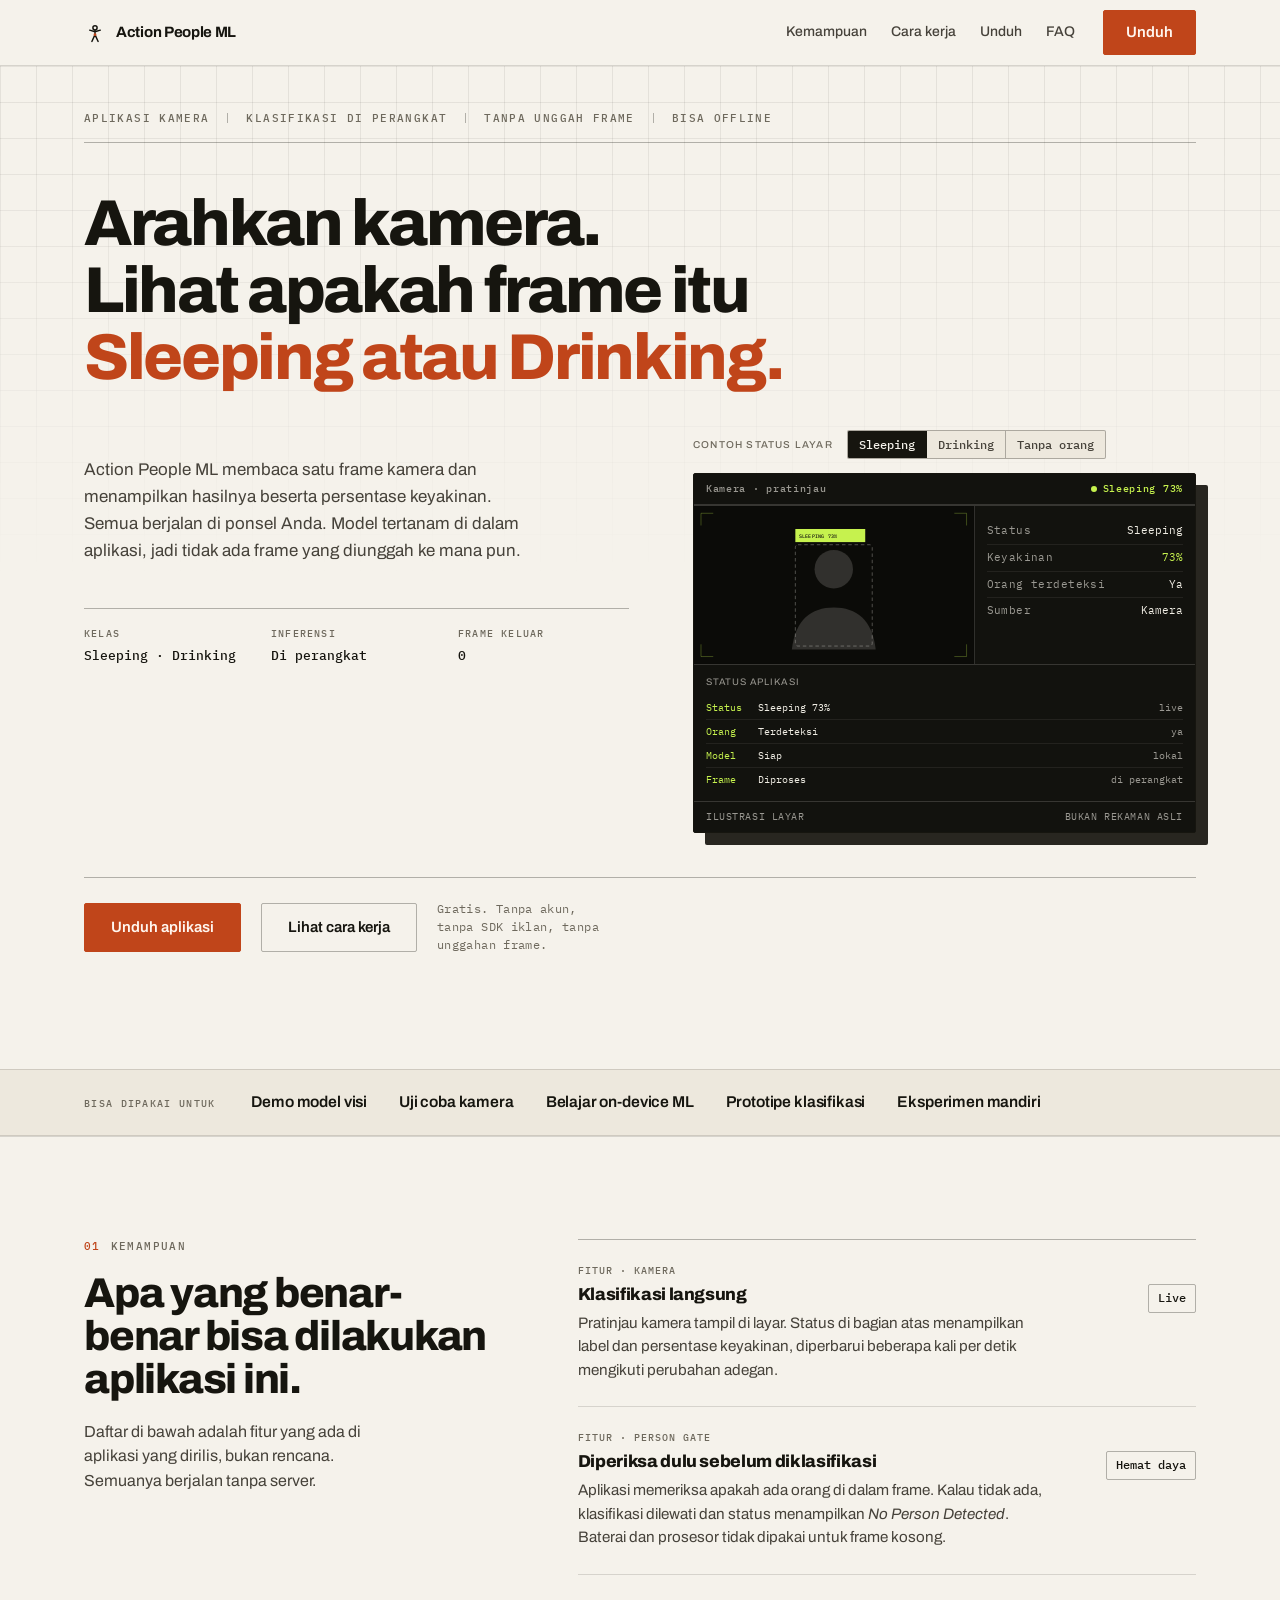
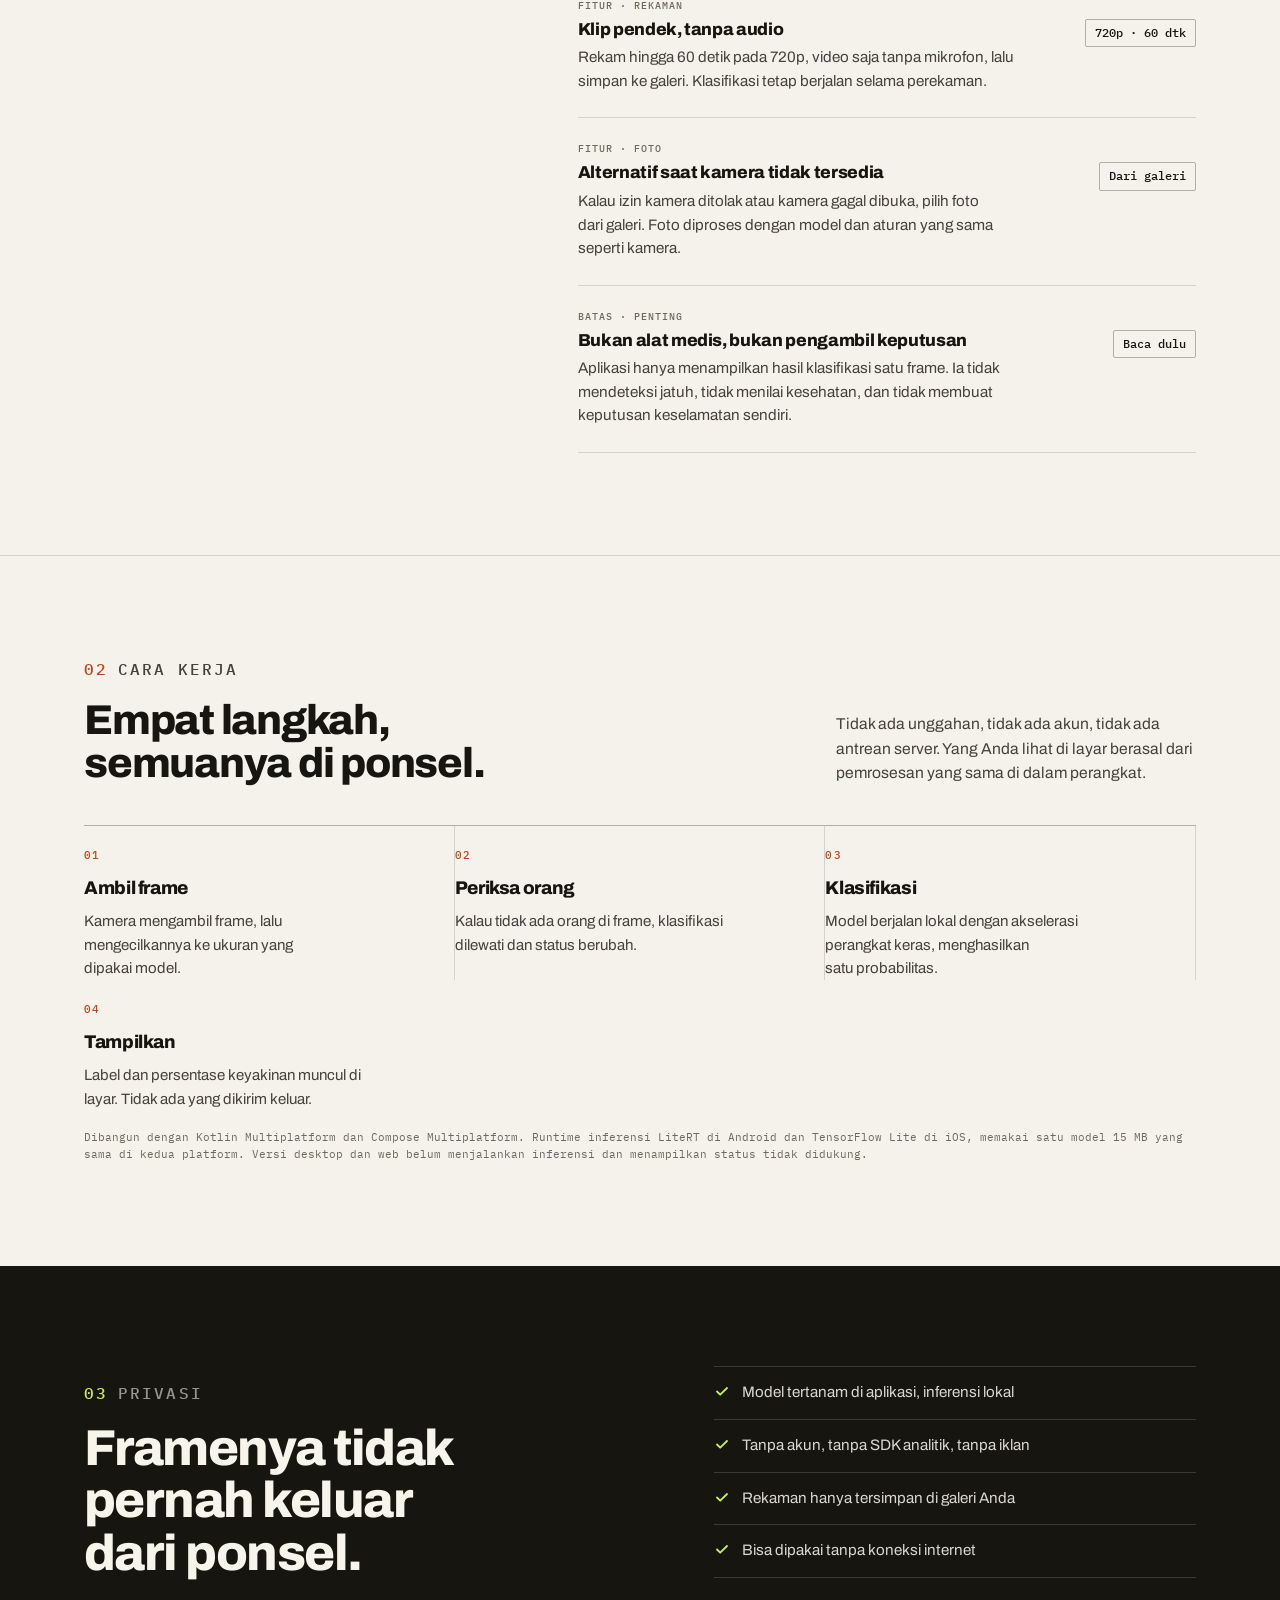
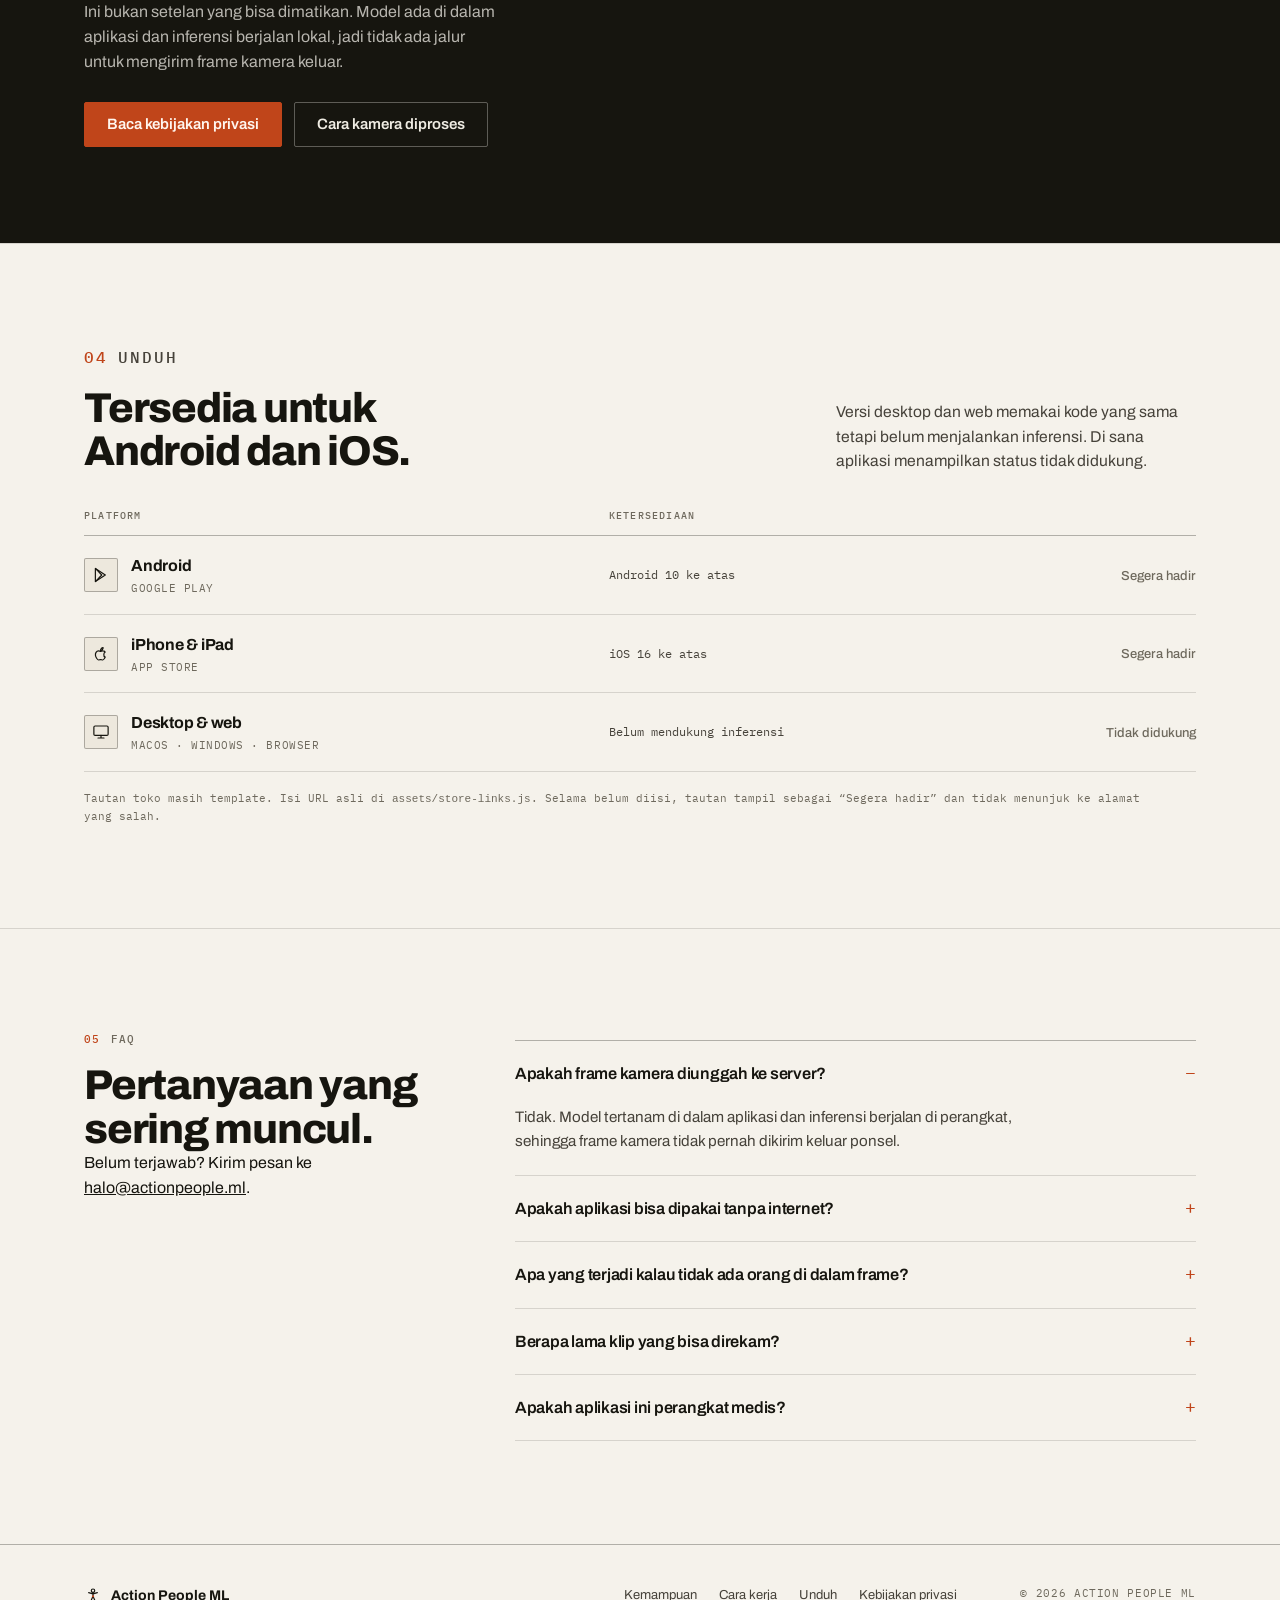
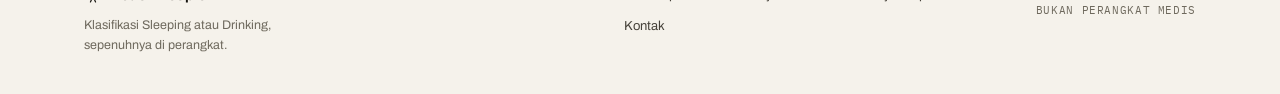
<file: index.html>
<!DOCTYPE html>
<html lang="id">
<head>
<meta charset="utf-8">
<meta name="viewport" content="width=device-width, initial-scale=1, viewport-fit=cover">
<title>Action People ML — Klasifikasi Tidur atau Minum, sepenuhnya di perangkat</title>
<meta name="description" content="Arahkan kamera ke seseorang, dan Action People ML menampilkan apakah frame itu lebih mirip Sleeping atau Drinking, lengkap dengan persentase keyakinan. Model berjalan di ponsel, frame kamera tidak pernah diunggah.">
<meta name="keywords" content="aplikasi klasifikasi kamera, on-device machine learning, klasifikasi gambar offline, Action People ML">
<meta name="author" content="Action People ML">
<meta name="robots" content="index, follow, max-image-preview:large">
<meta name="theme-color" content="#f5f2eb">
<link rel="canonical" href="https://hadilo.github.io/actionpeopleml-page/">

<meta property="og:type" content="website">
<meta property="og:site_name" content="Action People ML">
<meta property="og:locale" content="id_ID">
<meta property="og:title" content="Action People ML — Klasifikasi Tidur atau Minum, sepenuhnya di perangkat">
<meta property="og:description" content="Arahkan kamera, lihat hasilnya. Klasifikasi Sleeping atau Drinking berjalan di ponsel, frame kamera tidak pernah diunggah.">
<meta property="og:url" content="https://hadilo.github.io/actionpeopleml-page/">
<meta property="og:image" content="https://hadilo.github.io/actionpeopleml-page/assets/og.png">
<meta property="og:image:width" content="1200">
<meta property="og:image:height" content="630">
<meta property="og:image:alt" content="Action People ML — klasifikasi Sleeping atau Drinking di perangkat">
<meta name="twitter:card" content="summary_large_image">
<meta name="twitter:title" content="Action People ML — Klasifikasi Tidur atau Minum, sepenuhnya di perangkat">
<meta name="twitter:description" content="Arahkan kamera, lihat hasilnya. Semua berjalan lokal di ponsel.">
<meta name="twitter:image" content="https://hadilo.github.io/actionpeopleml-page/assets/og.png">

<link rel="icon" href="assets/mark.svg" type="image/svg+xml">
<link rel="preconnect" href="https://fonts.googleapis.com">
<link rel="preconnect" href="https://fonts.gstatic.com" crossorigin>
<link href="https://fonts.googleapis.com/css2?family=Archivo:wght@400;500;600;700;800&family=IBM+Plex+Mono:wght@400;500&display=swap" rel="stylesheet">
<link rel="stylesheet" href="assets/styles.css">

<script type="application/ld+json">
{
  "@context": "https://schema.org",
  "@graph": [
    {
      "@type": "Organization",
      "@id": "https://hadilo.github.io/actionpeopleml-page/#org",
      "name": "Action People ML",
      "url": "https://hadilo.github.io/actionpeopleml-page/",
      "logo": "https://hadilo.github.io/actionpeopleml-page/assets/mark.svg",
      "email": "halo@actionpeople.ml",
      "description": "Aplikasi klasifikasi kamera yang berjalan sepenuhnya di perangkat."
    },
    {
      "@type": "SoftwareApplication",
      "name": "Action People ML",
      "applicationCategory": "UtilitiesApplication",
      "operatingSystem": "Android, iOS",
      "description": "Mengklasifikasikan frame kamera sebagai Sleeping atau Drinking dengan persentase keyakinan. Inferensi berjalan di perangkat; frame kamera tidak diunggah.",
      "featureList": [
        "Klasifikasi langsung dari kamera",
        "Persentase keyakinan untuk setiap frame",
        "Pemeriksaan keberadaan orang sebelum klasifikasi",
        "Rekam klip singkat dan simpan ke galeri",
        "Klasifikasi foto dari galeri sebagai alternatif"
      ],
      "offers": {
        "@type": "Offer",
        "price": "0",
        "priceCurrency": "IDR",
        "description": "Gratis, tanpa akun dan tanpa SDK iklan."
      },
      "publisher": { "@id": "https://hadilo.github.io/actionpeopleml-page/#org" }
    },
    {
      "@type": "FAQPage",
      "mainEntity": [
        {
          "@type": "Question",
          "name": "Apakah frame kamera diunggah ke server?",
          "acceptedAnswer": {
            "@type": "Answer",
            "text": "Tidak. Model tertanam di dalam aplikasi dan inferensi berjalan di perangkat, sehingga frame kamera tidak pernah dikirim keluar ponsel."
          }
        },
        {
          "@type": "Question",
          "name": "Apakah aplikasi bisa dipakai tanpa internet?",
          "acceptedAnswer": {
            "@type": "Answer",
            "text": "Ya. Setelah aplikasi terpasang, klasifikasi berjalan tanpa koneksi internet karena seluruh model sudah ada di perangkat."
          }
        },
        {
          "@type": "Question",
          "name": "Apa yang terjadi kalau tidak ada orang di dalam frame?",
          "acceptedAnswer": {
            "@type": "Answer",
            "text": "Aplikasi memeriksa keberadaan orang sebelum klasifikasi. Bila tidak ada orang, klasifikasi dilewati dan status menampilkan No Person Detected."
          }
        },
        {
          "@type": "Question",
          "name": "Apakah aplikasi ini perangkat medis?",
          "acceptedAnswer": {
            "@type": "Answer",
            "text": "Bukan. Aplikasi ini menampilkan hasil klasifikasi gambar dan tidak membuat keputusan keselamatan atau diagnosis sendiri."
          }
        }
      ]
    }
  ]
}
</script>
</head>
<body>

<a class="skip" href="#main">Lompat ke konten</a>

<header class="site-head">
  <div class="container head-inner">
    <a class="brand" href="./">
      <img src="assets/mark.svg" alt="" width="22" height="22">
      Action People ML
    </a>
    <nav class="site-nav" aria-label="Navigasi utama">
      <a href="#kemampuan">Kemampuan</a>
      <a href="#cara-kerja">Cara kerja</a>
      <a href="#unduh">Unduh</a>
      <a href="#faq">FAQ</a>
    </nav>
    <a class="btn btn-primary head-cta" href="#unduh">Unduh</a>
  </div>
</header>

<main id="main">

  <section class="hero" aria-labelledby="hero-title">
    <div class="container">

      <div class="spec">
        <span>Aplikasi kamera</span>
        <span>Klasifikasi di perangkat</span>
        <span>Tanpa unggah frame</span>
        <span>Bisa offline</span>
      </div>

      <h1 class="hero-title" id="hero-title">
        Arahkan kamera.<br>
        Lihat apakah frame itu<br>
        <span class="accent">Sleeping atau Drinking.</span>
      </h1>

      <div class="hero-grid">
        <div class="hero-copy">
          <p class="lede">
            Action People ML membaca satu frame kamera dan menampilkan hasilnya beserta
            persentase keyakinan. Semua berjalan di ponsel Anda. Model tertanam di dalam
            aplikasi, jadi tidak ada frame yang diunggah ke mana pun.
          </p>

          <dl class="hero-facts">
            <div>
              <dt>Kelas</dt>
              <dd>Sleeping · Drinking</dd>
            </div>
            <div>
              <dt>Inferensi</dt>
              <dd>Di perangkat</dd>
            </div>
            <div>
              <dt>Frame keluar</dt>
              <dd>0</dd>
            </div>
          </dl>
        </div>

        <div class="demo">
          <div class="demo-controls">
            <span id="state-label">Contoh status layar</span>
            <div class="seg" role="group" aria-labelledby="state-label">
              <button type="button" data-state="sleeping" aria-pressed="true">Sleeping</button>
              <button type="button" data-state="drinking" aria-pressed="false">Drinking</button>
              <button type="button" data-state="noperson" aria-pressed="false">Tanpa orang</button>
            </div>
          </div>

          <figure class="evcard" data-card>
            <div class="evcard-head">
              <span>Kamera · pratinjau</span>
              <span class="live"><i aria-hidden="true"></i><span data-live>Sleeping 73%</span></span>
            </div>

            <div class="ev-body">
              <div class="ev-shot" data-shot role="img" aria-label="Ilustrasi layar kamera dengan hasil Sleeping 73 persen">
                <svg viewBox="0 0 160 90" aria-hidden="true" focusable="false">
                  <rect width="160" height="90" fill="#0b0b08"/>

                  <g data-scene="sleeping">
                    <circle cx="80" cy="36" r="11" fill="rgba(245,242,235,.16)"/>
                    <path d="M56 82c2-17 11-24 24-24s22 7 24 24z" fill="rgba(245,242,235,.16)"/>
                    <rect class="bbox-dash" x="58" y="22" width="44" height="58" rx="1.5"/>
                    <rect class="chip-bg" x="58" y="13" width="40" height="7.5"/>
                    <text class="chip-tx" x="60" y="18.4">SLEEPING 73%</text>
                  </g>

                  <g data-scene="drinking" display="none">
                    <circle cx="74" cy="34" r="11" fill="rgba(245,242,235,.16)"/>
                    <path d="M52 82c2-17 10-24 22-24s20 7 22 24z" fill="rgba(245,242,235,.16)"/>
                    <path d="M86 30h9l3 14-9 3z" fill="rgba(198,242,78,.28)" stroke="rgba(198,242,78,.7)" stroke-width=".5"/>
                    <rect class="bbox-dash" x="52" y="20" width="50" height="60" rx="1.5"/>
                    <rect class="chip-bg" x="52" y="11" width="41" height="7.5"/>
                    <text class="chip-tx" x="54" y="16.4">DRINKING 87%</text>
                  </g>

                  <g data-scene="empty" display="none">
                    <circle cx="80" cy="36" r="11" fill="none" stroke="rgba(245,242,235,.14)" stroke-width=".5" stroke-dasharray="2 2"/>
                    <path d="M56 82c2-17 11-24 24-24s22 7 24 24" fill="none" stroke="rgba(245,242,235,.14)" stroke-width=".5" stroke-dasharray="2 2"/>
                    <rect class="bbox-dash" x="58" y="22" width="44" height="58" rx="1.5" stroke-dasharray="1.5 2.5"/>
                    <rect class="chip-bg" x="44" y="13" width="56" height="7.5"/>
                    <text class="chip-tx" x="46" y="18.4">NO PERSON DETECTED</text>
                  </g>

                  <g fill="none" stroke="rgba(198,242,78,.4)" stroke-width=".4">
                    <path d="M4 4h7M4 4v7M156 4h-7M156 4v7M4 86h7M4 86v-7M156 86h-7M156 86v-7"/>
                  </g>
                </svg>
              </div>

              <dl class="ev-meta" data-meta></dl>
            </div>

            <div class="ev-feed">
              <p>Status aplikasi</p>
              <ol data-feed></ol>
            </div>

            <figcaption class="evcard-foot">
              <span>Ilustrasi layar</span>
              <span>Bukan rekaman asli</span>
            </figcaption>
          </figure>
        </div>
      </div>

      <div class="hero-cta">
        <a class="btn btn-primary btn-lg" href="#unduh">Unduh aplikasi</a>
        <a class="btn btn-ghost btn-lg" href="#cara-kerja">Lihat cara kerja</a>
        <p>Gratis. Tanpa akun, tanpa SDK iklan, tanpa unggahan frame.</p>
      </div>
    </div>
  </section>

  <aside class="usecases" aria-label="Bisa dipakai untuk">
    <div class="container">
      <span class="label">Bisa dipakai untuk</span>
      <ul>
        <li>Demo model visi</li>
        <li>Uji coba kamera</li>
        <li>Belajar on-device ML</li>
        <li>Prototipe klasifikasi</li>
        <li>Eksperimen mandiri</li>
      </ul>
    </div>
  </aside>

  <section class="section" id="kemampuan" aria-labelledby="kemampuan-title">
    <div class="container split reveal">
      <div class="split-head">
        <p class="kicker"><span class="n">01</span> Kemampuan</p>
        <h2 id="kemampuan-title">Apa yang benar-benar bisa dilakukan aplikasi ini.</h2>
        <p>
          Daftar di bawah adalah fitur yang ada di aplikasi yang dirilis, bukan rencana.
          Semuanya berjalan tanpa server.
        </p>
      </div>

      <ol class="rows">
        <li>
          <span class="row-id">Fitur · Kamera</span>
          <h3>Klasifikasi langsung</h3>
          <p>
            Pratinjau kamera tampil di layar. Status di bagian atas menampilkan label dan
            persentase keyakinan, diperbarui beberapa kali per detik mengikuti perubahan
            adegan.
          </p>
          <span class="row-stat">Live</span>
        </li>
        <li>
          <span class="row-id">Fitur · Person gate</span>
          <h3>Diperiksa dulu sebelum diklasifikasi</h3>
          <p>
            Aplikasi memeriksa apakah ada orang di dalam frame. Kalau tidak ada, klasifikasi
            dilewati dan status menampilkan <em>No Person Detected</em>. Baterai dan prosesor
            tidak dipakai untuk frame kosong.
          </p>
          <span class="row-stat">Hemat daya</span>
        </li>
        <li>
          <span class="row-id">Fitur · Rekaman</span>
          <h3>Klip pendek, tanpa audio</h3>
          <p>
            Rekam hingga 60 detik pada 720p, video saja tanpa mikrofon, lalu simpan ke
            galeri. Klasifikasi tetap berjalan selama perekaman.
          </p>
          <span class="row-stat">720p · 60 dtk</span>
        </li>
        <li>
          <span class="row-id">Fitur · Foto</span>
          <h3>Alternatif saat kamera tidak tersedia</h3>
          <p>
            Kalau izin kamera ditolak atau kamera gagal dibuka, pilih foto dari galeri. Foto
            diproses dengan model dan aturan yang sama seperti kamera.
          </p>
          <span class="row-stat">Dari galeri</span>
        </li>
        <li>
          <span class="row-id">Batas · Penting</span>
          <h3>Bukan alat medis, bukan pengambil keputusan</h3>
          <p>
            Aplikasi hanya menampilkan hasil klasifikasi satu frame. Ia tidak mendeteksi
            jatuh, tidak menilai kesehatan, dan tidak membuat keputusan keselamatan sendiri.
          </p>
          <span class="row-stat">Baca dulu</span>
        </li>
      </ol>
    </div>
  </section>

  <section class="section" id="cara-kerja" aria-labelledby="cara-title">
    <div class="container">
      <div class="platform-head">
        <div>
          <p class="kicker"><span class="n">02</span> Cara kerja</p>
          <h2 id="cara-title">Empat langkah, semuanya di ponsel.</h2>
        </div>
        <p>
          Tidak ada unggahan, tidak ada akun, tidak ada antrean server. Yang Anda lihat di
          layar berasal dari pemrosesan yang sama di dalam perangkat.
        </p>
      </div>

      <ol class="steps reveal">
        <li>
          <span class="n">01</span>
          <h3>Ambil frame</h3>
          <p>Kamera mengambil frame, lalu mengecilkannya ke ukuran yang dipakai model.</p>
        </li>
        <li>
          <span class="n">02</span>
          <h3>Periksa orang</h3>
          <p>Kalau tidak ada orang di frame, klasifikasi dilewati dan status berubah.</p>
        </li>
        <li>
          <span class="n">03</span>
          <h3>Klasifikasi</h3>
          <p>Model berjalan lokal dengan akselerasi perangkat keras, menghasilkan satu probabilitas.</p>
        </li>
        <li>
          <span class="n">04</span>
          <h3>Tampilkan</h3>
          <p>Label dan persentase keyakinan muncul di layar. Tidak ada yang dikirim keluar.</p>
        </li>
      </ol>

      <p class="table-note">
        Dibangun dengan Kotlin Multiplatform dan Compose Multiplatform. Runtime inferensi
        LiteRT di Android dan TensorFlow Lite di iOS, memakai satu model 15 MB yang sama di
        kedua platform. Versi desktop dan web belum menjalankan inferensi dan menampilkan
        status tidak didukung.
      </p>
    </div>
  </section>

  <section class="band" id="privasi" aria-labelledby="privasi-title">
    <div class="container band-grid">
      <div class="reveal">
        <p class="kicker"><span class="n">03</span> Privasi</p>
        <h2 id="privasi-title">Framenya tidak pernah keluar dari ponsel.</h2>
        <p>
          Ini bukan setelan yang bisa dimatikan. Model ada di dalam aplikasi dan inferensi
          berjalan lokal, jadi tidak ada jalur untuk mengirim frame kamera keluar.
        </p>
        <div class="band-actions">
          <a class="btn btn-primary" href="privacy.html">Baca kebijakan privasi</a>
          <a class="btn btn-ghost-inv" href="privacy.html#kamera">Cara kamera diproses</a>
        </div>
      </div>

      <ul class="checks reveal">
        <li>
          <svg viewBox="0 0 16 16" fill="none" stroke="currentColor" stroke-width="1.8" stroke-linecap="round" stroke-linejoin="round" aria-hidden="true"><path d="m3 8.5 3.2 3.2L13 5"/></svg>
          Model tertanam di aplikasi, inferensi lokal
        </li>
        <li>
          <svg viewBox="0 0 16 16" fill="none" stroke="currentColor" stroke-width="1.8" stroke-linecap="round" stroke-linejoin="round" aria-hidden="true"><path d="m3 8.5 3.2 3.2L13 5"/></svg>
          Tanpa akun, tanpa SDK analitik, tanpa iklan
        </li>
        <li>
          <svg viewBox="0 0 16 16" fill="none" stroke="currentColor" stroke-width="1.8" stroke-linecap="round" stroke-linejoin="round" aria-hidden="true"><path d="m3 8.5 3.2 3.2L13 5"/></svg>
          Rekaman hanya tersimpan di galeri Anda
        </li>
        <li>
          <svg viewBox="0 0 16 16" fill="none" stroke="currentColor" stroke-width="1.8" stroke-linecap="round" stroke-linejoin="round" aria-hidden="true"><path d="m3 8.5 3.2 3.2L13 5"/></svg>
          Bisa dipakai tanpa koneksi internet
        </li>
      </ul>
    </div>
  </section>

  <section class="section" id="unduh" aria-labelledby="unduh-title">
    <div class="container">
      <div class="platform-head">
        <div>
          <p class="kicker"><span class="n">04</span> Unduh</p>
          <h2 id="unduh-title">Tersedia untuk Android dan iOS.</h2>
        </div>
        <p>
          Versi desktop dan web memakai kode yang sama tetapi belum menjalankan inferensi.
          Di sana aplikasi menampilkan status tidak didukung.
        </p>
      </div>

      <table class="platform-table">
        <caption class="sr-only">Tautan unduhan per platform</caption>
        <thead>
          <tr>
            <th scope="col">Platform</th>
            <th scope="col">Ketersediaan</th>
            <th scope="col"><span class="sr-only">Tautan</span></th>
          </tr>
        </thead>
        <tbody>
          <tr>
            <td>
              <div class="platform-cell">
                <span class="platform-icon" aria-hidden="true">
                  <svg viewBox="0 0 24 24" fill="none" stroke="currentColor" stroke-width="1.6" stroke-linejoin="round">
                    <path d="M4.5 3.2 17.8 12 4.5 20.8z"/>
                    <path d="M4.5 3.2 13 12l-8.5 8.8"/>
                  </svg>
                </span>
                <span class="platform-name">
                  <strong>Android</strong>
                  <span>Google Play</span>
                </span>
              </div>
            </td>
            <td class="sys">Android 10 ke atas</td>
            <td class="action"><a class="get" data-store="playStore" data-soon="Segera hadir">Dapatkan <span aria-hidden="true">&#8599;</span></a></td>
          </tr>
          <tr>
            <td>
              <div class="platform-cell">
                <span class="platform-icon" aria-hidden="true">
                  <svg viewBox="0 0 24 24" fill="none" stroke="currentColor" stroke-width="1.6" stroke-linecap="round" stroke-linejoin="round">
                    <path d="M15.8 12.6c0-2.1 1.7-3.1 1.8-3.2-1-1.4-2.5-1.6-3-1.6-1.3-.1-2.5.7-3.1.7-.7 0-1.7-.7-2.7-.7-1.4 0-2.7.8-3.4 2-1.4 2.5-.4 6.2 1 8.2.7 1 1.5 2.1 2.5 2 1-.1 1.4-.6 2.6-.6s1.6.6 2.6.6c1.1 0 1.8-1 2.5-2 .5-.7.8-1.4 1-1.8-2.3-.9-1.8-3.5-1.8-3.6z"/>
                    <path d="M13.9 6.2c.6-.7 1-1.7.9-2.7-.9.1-1.9.6-2.5 1.3-.5.6-1 1.6-.9 2.6 1 .1 2-.5 2.5-1.2z"/>
                  </svg>
                </span>
                <span class="platform-name">
                  <strong>iPhone &amp; iPad</strong>
                  <span>App Store</span>
                </span>
              </div>
            </td>
            <td class="sys">iOS 16 ke atas</td>
            <td class="action"><a class="get" data-store="appStore" data-soon="Segera hadir">Dapatkan <span aria-hidden="true">&#8599;</span></a></td>
          </tr>
          <tr>
            <td>
              <div class="platform-cell">
                <span class="platform-icon" aria-hidden="true">
                  <svg viewBox="0 0 24 24" fill="none" stroke="currentColor" stroke-width="1.6" stroke-linecap="round" stroke-linejoin="round">
                    <rect x="2.5" y="4" width="19" height="12.5" rx="1.6"/>
                    <path d="M8 20h8M12 16.5V20"/>
                  </svg>
                </span>
                <span class="platform-name">
                  <strong>Desktop &amp; web</strong>
                  <span>macOS · Windows · browser</span>
                </span>
              </div>
            </td>
            <td class="sys">Belum mendukung inferensi</td>
            <td class="action"><span class="get is-static">Tidak didukung</span></td>
          </tr>
        </tbody>
      </table>

      <p class="table-note">
        Tautan toko masih template. Isi URL asli di <code>assets/store-links.js</code>.
        Selama belum diisi, tautan tampil sebagai &ldquo;Segera hadir&rdquo; dan tidak
        menunjuk ke alamat yang salah.
      </p>
    </div>
  </section>

  <section class="section" id="faq" aria-labelledby="faq-title">
    <div class="container faq-grid reveal">
      <div>
        <p class="kicker"><span class="n">05</span> FAQ</p>
        <h2 id="faq-title">Pertanyaan yang sering muncul.</h2>
        <p>Belum terjawab? Kirim pesan ke <a href="mailto:halo@actionpeople.ml">halo@actionpeople.ml</a>.</p>
      </div>

      <div class="faq-list">
        <details open>
          <summary>Apakah frame kamera diunggah ke server?</summary>
          <p>Tidak. Model tertanam di dalam aplikasi dan inferensi berjalan di perangkat, sehingga frame kamera tidak pernah dikirim keluar ponsel.</p>
        </details>
        <details>
          <summary>Apakah aplikasi bisa dipakai tanpa internet?</summary>
          <p>Ya. Setelah aplikasi terpasang, klasifikasi berjalan tanpa koneksi internet karena seluruh model sudah ada di perangkat.</p>
        </details>
        <details>
          <summary>Apa yang terjadi kalau tidak ada orang di dalam frame?</summary>
          <p>Aplikasi memeriksa keberadaan orang sebelum klasifikasi. Bila tidak ada orang, klasifikasi dilewati dan status menampilkan <em>No Person Detected</em>.</p>
        </details>
        <details>
          <summary>Berapa lama klip yang bisa direkam?</summary>
          <p>Hingga 60 detik pada 720p, video saja tanpa audio. Klip disimpan ke galeri perangkat Anda.</p>
        </details>
        <details>
          <summary>Apakah aplikasi ini perangkat medis?</summary>
          <p>Bukan. Aplikasi ini menampilkan hasil klasifikasi gambar dan tidak membuat keputusan keselamatan atau diagnosis sendiri.</p>
        </details>
      </div>
    </div>
  </section>

</main>

<footer class="site-foot">
  <div class="container foot-grid">
    <div>
      <a class="foot-brand" href="./">
        <img src="assets/mark.svg" alt="" width="18" height="18">
        Action People ML
      </a>
      <p class="foot-note">Klasifikasi Sleeping atau Drinking, sepenuhnya di perangkat.</p>
    </div>

    <nav class="foot-links" aria-label="Navigasi kaki halaman">
      <a href="#kemampuan">Kemampuan</a>
      <a href="#cara-kerja">Cara kerja</a>
      <a href="#unduh">Unduh</a>
      <a href="privacy.html">Kebijakan privasi</a>
      <a href="mailto:halo@actionpeople.ml">Kontak</a>
    </nav>

    <p class="foot-meta">
      &copy; <span id="year">2026</span> Action People ML<br>
      Bukan perangkat medis
    </p>
  </div>
</footer>

<script>document.getElementById("year").textContent = new Date().getFullYear();</script>
<script src="assets/store-links.js"></script>
<script src="assets/app.js"></script>
</body>
</html>
</file>
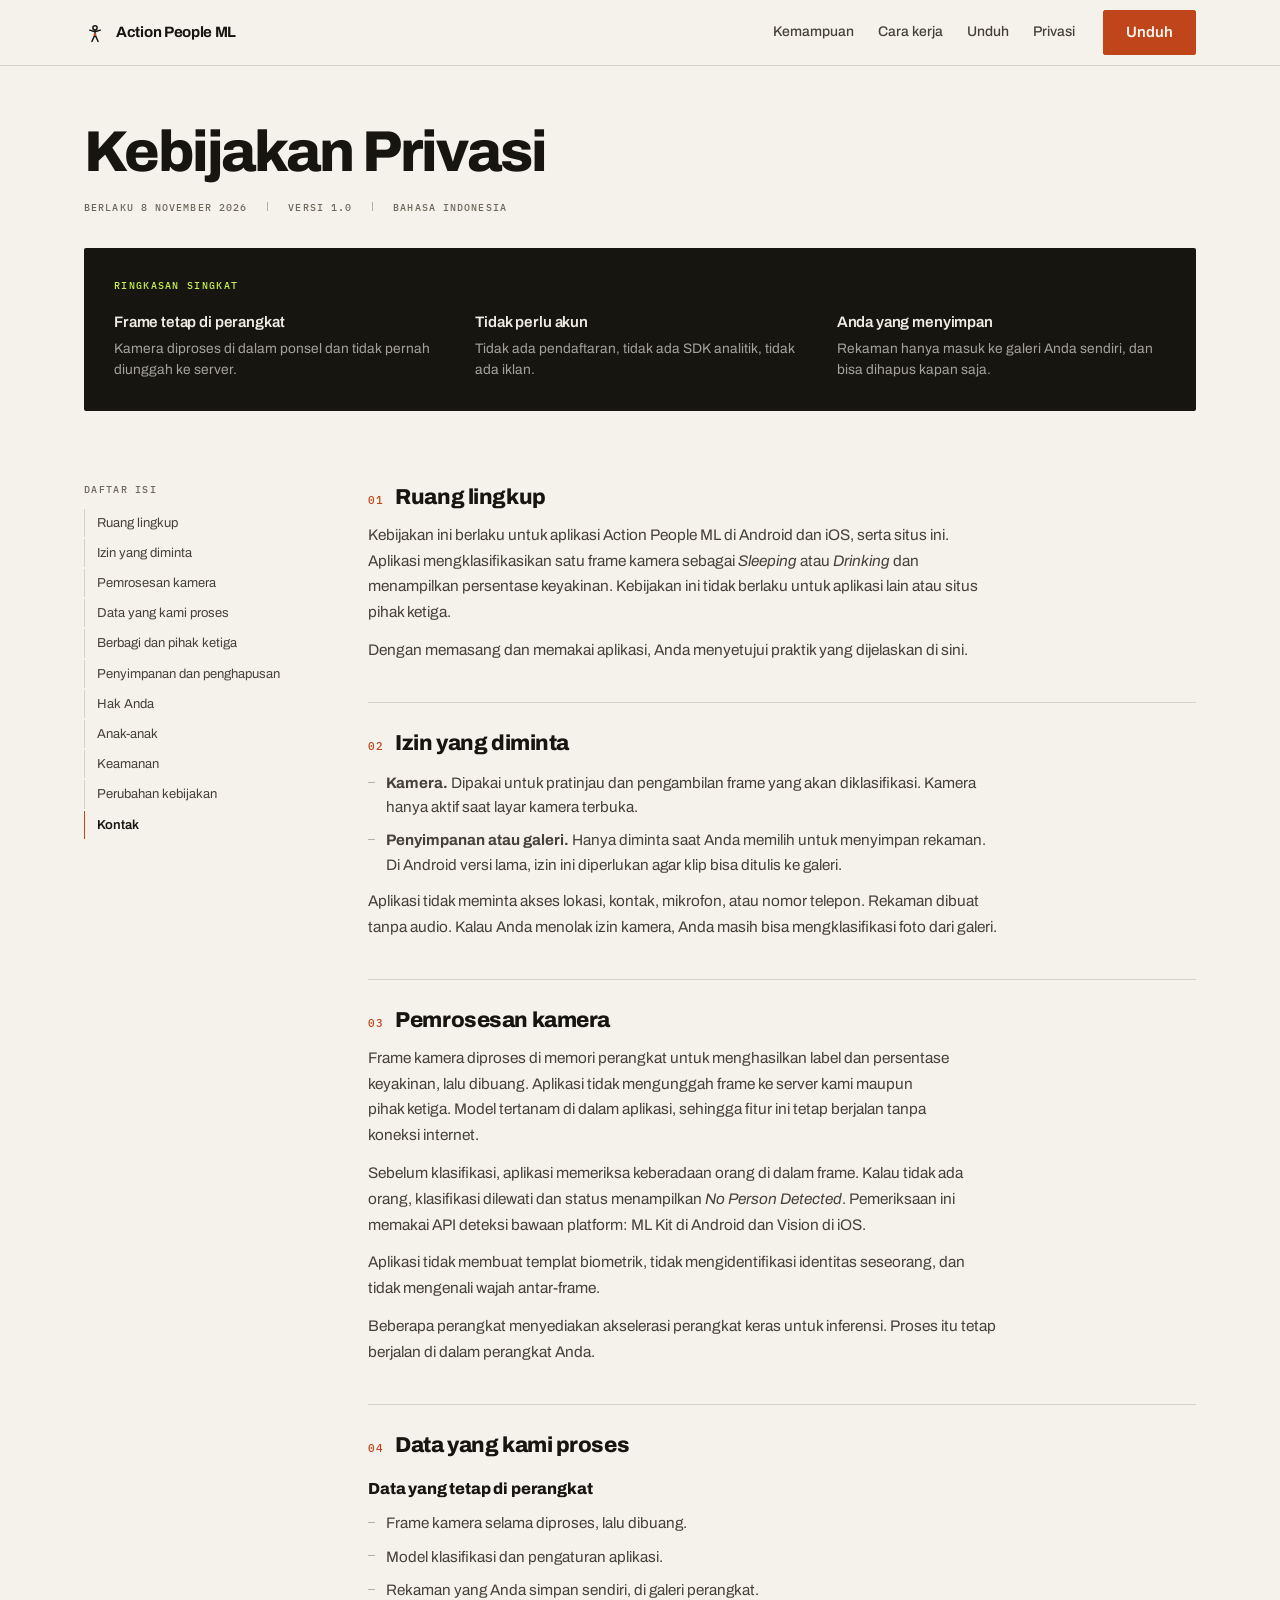
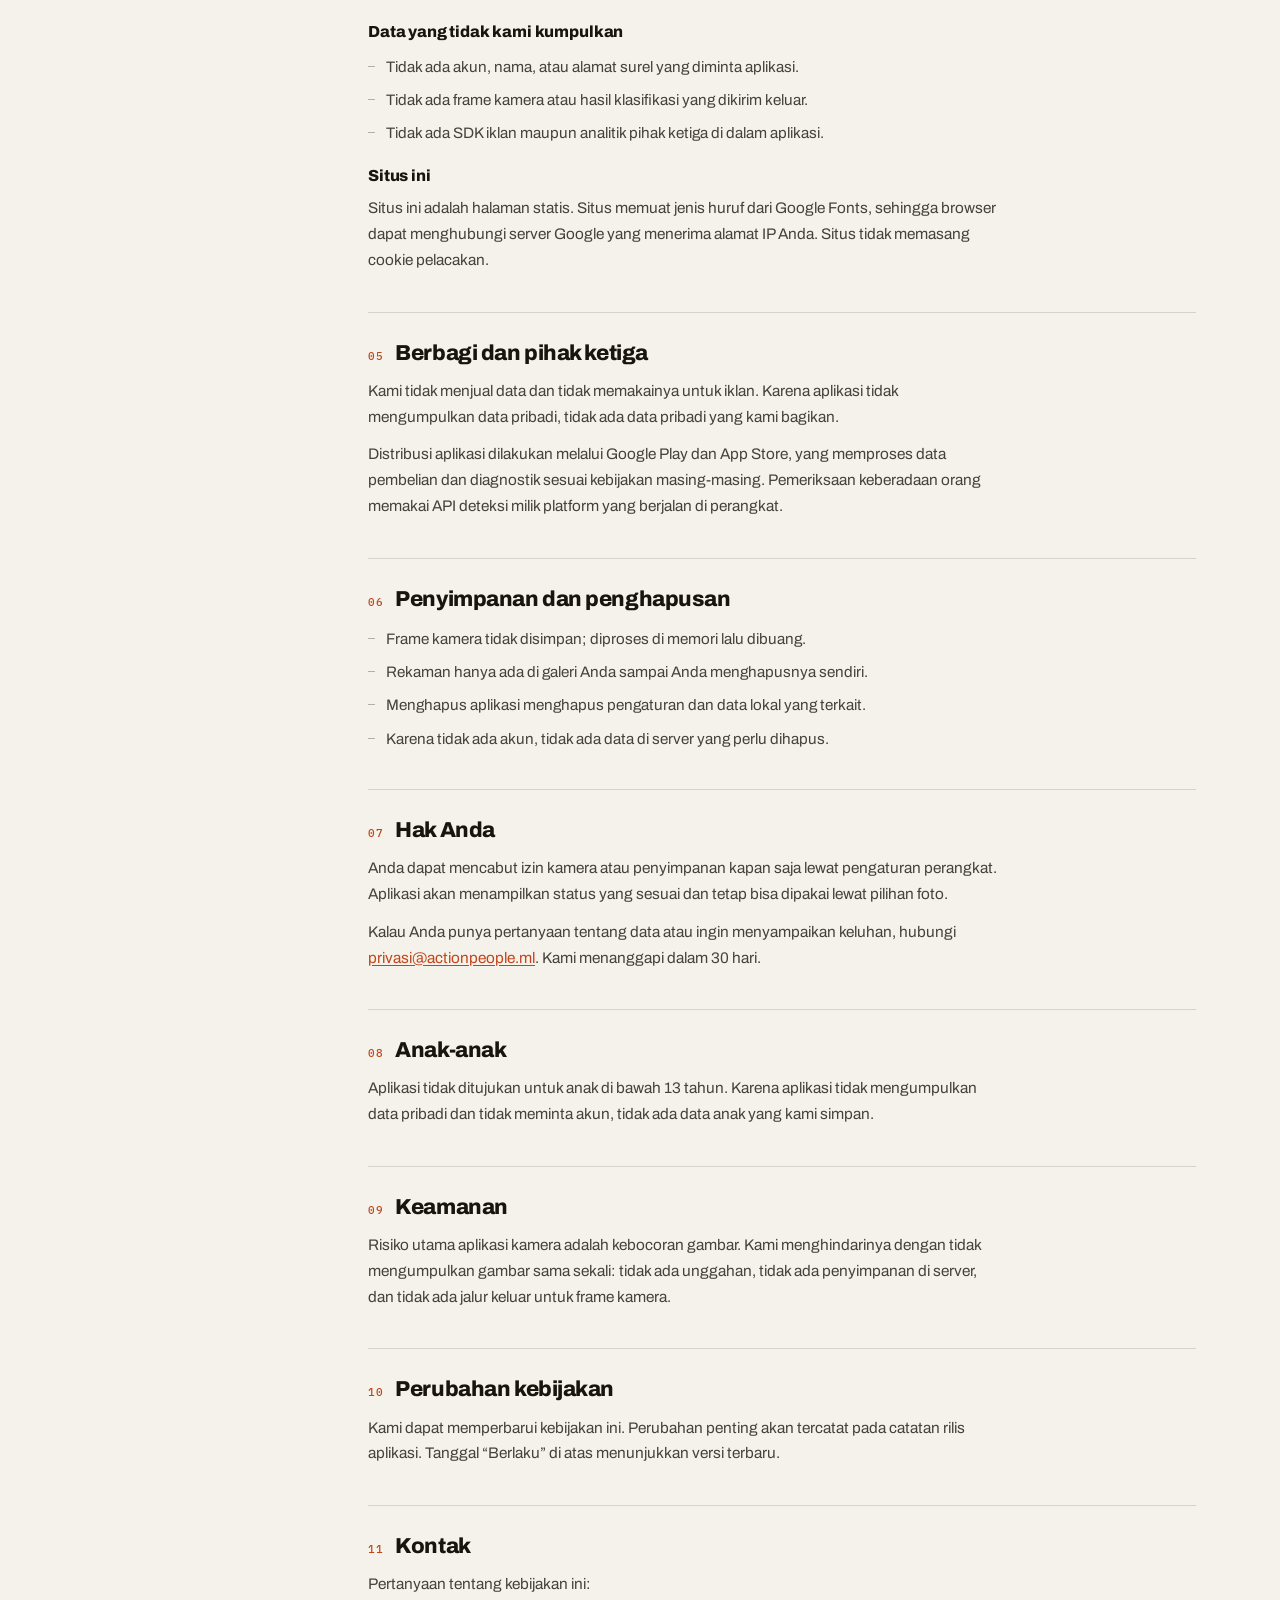
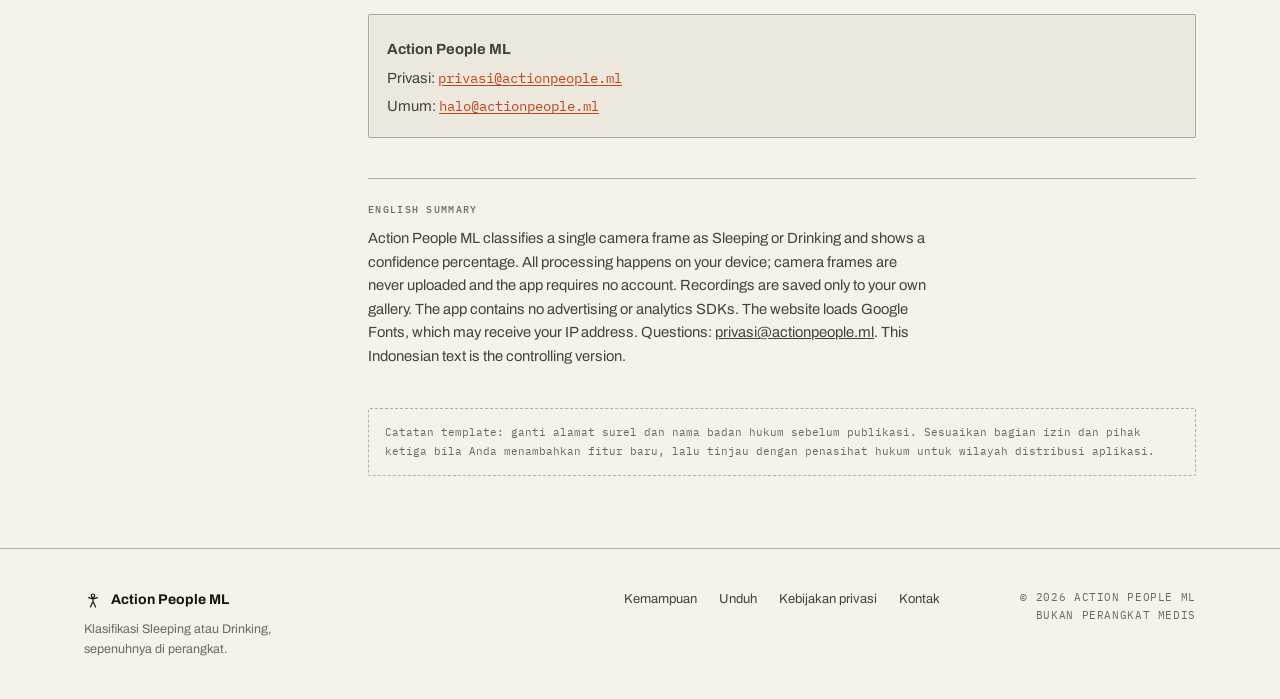
<file: privacy.html>
<!DOCTYPE html>
<html lang="id">
<head>
<meta charset="utf-8">
<meta name="viewport" content="width=device-width, initial-scale=1, viewport-fit=cover">
<title>Kebijakan Privasi — Action People ML</title>
<meta name="description" content="Kebijakan privasi aplikasi Action People ML: frame kamera diproses di perangkat dan tidak pernah diunggah. Penjelasan data yang diproses, izin yang diminta, dan cara menghapus data Anda.">
<meta name="robots" content="index, follow">
<meta name="theme-color" content="#f5f2eb">
<link rel="canonical" href="https://hadilo.github.io/actionpeopleml-page/privacy.html">
<meta property="og:type" content="article">
<meta property="og:site_name" content="Action People ML">
<meta property="og:locale" content="id_ID">
<meta property="og:title" content="Kebijakan Privasi — Action People ML">
<meta property="og:description" content="Frame kamera diproses di perangkat dan tidak pernah diunggah. Penjelasan data yang diproses dan cara menghapusnya.">
<meta property="og:url" content="https://hadilo.github.io/actionpeopleml-page/privacy.html">
<meta property="og:image" content="https://hadilo.github.io/actionpeopleml-page/assets/og.png">
<meta name="twitter:card" content="summary_large_image">
<link rel="icon" href="assets/mark.svg" type="image/svg+xml">
<link rel="preconnect" href="https://fonts.googleapis.com">
<link rel="preconnect" href="https://fonts.gstatic.com" crossorigin>
<link href="https://fonts.googleapis.com/css2?family=Archivo:wght@400;500;600;700;800&family=IBM+Plex+Mono:wght@400;500&display=swap" rel="stylesheet">
<link rel="stylesheet" href="assets/styles.css">
</head>
<body>

<a class="skip" href="#main">Lompat ke konten</a>

<header class="site-head">
  <div class="container head-inner">
    <a class="brand" href="./">
      <img src="assets/mark.svg" alt="" width="22" height="22">
      Action People ML
    </a>
    <nav class="site-nav" aria-label="Navigasi utama">
      <a href="index.html#kemampuan">Kemampuan</a>
      <a href="index.html#cara-kerja">Cara kerja</a>
      <a href="index.html#unduh">Unduh</a>
      <a href="privacy.html" aria-current="page">Privasi</a>
    </nav>
    <a class="btn btn-primary head-cta" href="index.html#unduh">Unduh</a>
  </div>
</header>

<main id="main">
  <div class="container doc">

    <div class="doc-head">
      <h1>Kebijakan Privasi</h1>
      <p class="doc-meta">
        <span>Berlaku 8 November 2026</span>
        <span>Versi 1.0</span>
        <span>Bahasa Indonesia</span>
      </p>
    </div>

    <div class="summary">
      <h2>Ringkasan singkat</h2>
      <ul>
        <li>
          <strong>Frame tetap di perangkat</strong>
          <p>Kamera diproses di dalam ponsel dan tidak pernah diunggah ke server.</p>
        </li>
        <li>
          <strong>Tidak perlu akun</strong>
          <p>Tidak ada pendaftaran, tidak ada SDK analitik, tidak ada iklan.</p>
        </li>
        <li>
          <strong>Anda yang menyimpan</strong>
          <p>Rekaman hanya masuk ke galeri Anda sendiri, dan bisa dihapus kapan saja.</p>
        </li>
      </ul>
    </div>

    <div class="doc-grid">

      <nav class="toc" aria-label="Daftar isi">
        <h2>Daftar isi</h2>
        <ol>
          <li><a href="#ruang-lingkup">Ruang lingkup</a></li>
          <li><a href="#izin">Izin yang diminta</a></li>
          <li><a href="#kamera">Pemrosesan kamera</a></li>
          <li><a href="#data">Data yang kami proses</a></li>
          <li><a href="#berbagi">Berbagi dan pihak ketiga</a></li>
          <li><a href="#penyimpanan">Penyimpanan dan penghapusan</a></li>
          <li><a href="#hak">Hak Anda</a></li>
          <li><a href="#anak">Anak-anak</a></li>
          <li><a href="#keamanan">Keamanan</a></li>
          <li><a href="#perubahan">Perubahan kebijakan</a></li>
          <li><a href="#kontak">Kontak</a></li>
        </ol>
      </nav>

      <article class="policy">

        <section class="policy-sec" id="ruang-lingkup">
          <h2><span class="n">01</span> Ruang lingkup</h2>
          <p>
            Kebijakan ini berlaku untuk aplikasi Action People ML di Android dan iOS, serta
            situs ini. Aplikasi mengklasifikasikan satu frame kamera sebagai
            <em>Sleeping</em> atau <em>Drinking</em> dan menampilkan persentase keyakinan.
            Kebijakan ini tidak berlaku untuk aplikasi lain atau situs pihak ketiga.
          </p>
          <p>
            Dengan memasang dan memakai aplikasi, Anda menyetujui praktik yang dijelaskan di
            sini.
          </p>
        </section>

        <section class="policy-sec" id="izin">
          <h2><span class="n">02</span> Izin yang diminta</h2>
          <ul>
            <li>
              <strong>Kamera.</strong> Dipakai untuk pratinjau dan pengambilan frame yang
              akan diklasifikasi. Kamera hanya aktif saat layar kamera terbuka.
            </li>
            <li>
              <strong>Penyimpanan atau galeri.</strong> Hanya diminta saat Anda memilih untuk
              menyimpan rekaman. Di Android versi lama, izin ini diperlukan agar klip bisa
              ditulis ke galeri.
            </li>
          </ul>
          <p>
            Aplikasi tidak meminta akses lokasi, kontak, mikrofon, atau nomor telepon.
            Rekaman dibuat tanpa audio. Kalau Anda menolak izin kamera, Anda masih bisa
            mengklasifikasi foto dari galeri.
          </p>
        </section>

        <section class="policy-sec" id="kamera">
          <h2><span class="n">03</span> Pemrosesan kamera</h2>
          <p>
            Frame kamera diproses di memori perangkat untuk menghasilkan label dan persentase
            keyakinan, lalu dibuang. Aplikasi tidak mengunggah frame ke server kami maupun
            pihak ketiga. Model tertanam di dalam aplikasi, sehingga fitur ini tetap berjalan
            tanpa koneksi internet.
          </p>
          <p>
            Sebelum klasifikasi, aplikasi memeriksa keberadaan orang di dalam frame. Kalau
            tidak ada orang, klasifikasi dilewati dan status menampilkan
            <em>No Person Detected</em>. Pemeriksaan ini memakai API deteksi bawaan platform:
            ML Kit di Android dan Vision di iOS.
          </p>
          <p>
            Aplikasi tidak membuat templat biometrik, tidak mengidentifikasi identitas
            seseorang, dan tidak mengenali wajah antar-frame.
          </p>
          <p>
            Beberapa perangkat menyediakan akselerasi perangkat keras untuk inferensi. Proses
            itu tetap berjalan di dalam perangkat Anda.
          </p>
        </section>

        <section class="policy-sec" id="data">
          <h2><span class="n">04</span> Data yang kami proses</h2>
          <h3>Data yang tetap di perangkat</h3>
          <ul>
            <li>Frame kamera selama diproses, lalu dibuang.</li>
            <li>Model klasifikasi dan pengaturan aplikasi.</li>
            <li>Rekaman yang Anda simpan sendiri, di galeri perangkat.</li>
          </ul>
          <h3>Data yang tidak kami kumpulkan</h3>
          <ul>
            <li>Tidak ada akun, nama, atau alamat surel yang diminta aplikasi.</li>
            <li>Tidak ada frame kamera atau hasil klasifikasi yang dikirim keluar.</li>
            <li>Tidak ada SDK iklan maupun analitik pihak ketiga di dalam aplikasi.</li>
          </ul>
          <h3>Situs ini</h3>
          <p>
            Situs ini adalah halaman statis. Situs memuat jenis huruf dari Google Fonts,
            sehingga browser dapat menghubungi server Google yang menerima alamat IP Anda.
            Situs tidak memasang cookie pelacakan.
          </p>
        </section>

        <section class="policy-sec" id="berbagi">
          <h2><span class="n">05</span> Berbagi dan pihak ketiga</h2>
          <p>
            Kami tidak menjual data dan tidak memakainya untuk iklan. Karena aplikasi tidak
            mengumpulkan data pribadi, tidak ada data pribadi yang kami bagikan.
          </p>
          <p>
            Distribusi aplikasi dilakukan melalui Google Play dan App Store, yang memproses
            data pembelian dan diagnostik sesuai kebijakan masing-masing. Pemeriksaan
            keberadaan orang memakai API deteksi milik platform yang berjalan di perangkat.
          </p>
        </section>

        <section class="policy-sec" id="penyimpanan">
          <h2><span class="n">06</span> Penyimpanan dan penghapusan</h2>
          <ul>
            <li>Frame kamera tidak disimpan; diproses di memori lalu dibuang.</li>
            <li>Rekaman hanya ada di galeri Anda sampai Anda menghapusnya sendiri.</li>
            <li>Menghapus aplikasi menghapus pengaturan dan data lokal yang terkait.</li>
            <li>Karena tidak ada akun, tidak ada data di server yang perlu dihapus.</li>
          </ul>
        </section>

        <section class="policy-sec" id="hak">
          <h2><span class="n">07</span> Hak Anda</h2>
          <p>
            Anda dapat mencabut izin kamera atau penyimpanan kapan saja lewat pengaturan
            perangkat. Aplikasi akan menampilkan status yang sesuai dan tetap bisa dipakai
            lewat pilihan foto.
          </p>
          <p>
            Kalau Anda punya pertanyaan tentang data atau ingin menyampaikan keluhan, hubungi
            <a href="mailto:privasi@actionpeople.ml">privasi@actionpeople.ml</a>. Kami
            menanggapi dalam 30 hari.
          </p>
        </section>

        <section class="policy-sec" id="anak">
          <h2><span class="n">08</span> Anak-anak</h2>
          <p>
            Aplikasi tidak ditujukan untuk anak di bawah 13 tahun. Karena aplikasi tidak
            mengumpulkan data pribadi dan tidak meminta akun, tidak ada data anak yang kami
            simpan.
          </p>
        </section>

        <section class="policy-sec" id="keamanan">
          <h2><span class="n">09</span> Keamanan</h2>
          <p>
            Risiko utama aplikasi kamera adalah kebocoran gambar. Kami menghindarinya dengan
            tidak mengumpulkan gambar sama sekali: tidak ada unggahan, tidak ada penyimpanan
            di server, dan tidak ada jalur keluar untuk frame kamera.
          </p>
        </section>

        <section class="policy-sec" id="perubahan">
          <h2><span class="n">10</span> Perubahan kebijakan</h2>
          <p>
            Kami dapat memperbarui kebijakan ini. Perubahan penting akan tercatat pada catatan
            rilis aplikasi. Tanggal &ldquo;Berlaku&rdquo; di atas menunjukkan versi terbaru.
          </p>
        </section>

        <section class="policy-sec" id="kontak">
          <h2><span class="n">11</span> Kontak</h2>
          <p>Pertanyaan tentang kebijakan ini:</p>
          <div class="contact-box">
            <p><strong>Action People ML</strong></p>
            <p>Privasi: <a href="mailto:privasi@actionpeople.ml">privasi@actionpeople.ml</a></p>
            <p>Umum: <a href="mailto:halo@actionpeople.ml">halo@actionpeople.ml</a></p>
          </div>
        </section>

        <div class="en-summary">
          <h2>English summary</h2>
          <p>
            Action People ML classifies a single camera frame as Sleeping or Drinking and
            shows a confidence percentage. All processing happens on your device; camera
            frames are never uploaded and the app requires no account. Recordings are saved
            only to your own gallery. The app contains no advertising or analytics SDKs. The
            website loads Google Fonts, which may receive your IP address. Questions:
            <a href="mailto:privasi@actionpeople.ml">privasi@actionpeople.ml</a>.
            This Indonesian text is the controlling version.
          </p>
        </div>

        <p class="doc-note">
          Catatan template: ganti alamat surel dan nama badan hukum sebelum publikasi.
          Sesuaikan bagian izin dan pihak ketiga bila Anda menambahkan fitur baru, lalu
          tinjau dengan penasihat hukum untuk wilayah distribusi aplikasi.
        </p>

      </article>
    </div>
  </div>
</main>

<footer class="site-foot">
  <div class="container foot-grid">
    <div>
      <a class="foot-brand" href="./">
        <img src="assets/mark.svg" alt="" width="18" height="18">
        Action People ML
      </a>
      <p class="foot-note">Klasifikasi Sleeping atau Drinking, sepenuhnya di perangkat.</p>
    </div>

    <nav class="foot-links" aria-label="Navigasi kaki halaman">
      <a href="index.html#kemampuan">Kemampuan</a>
      <a href="index.html#unduh">Unduh</a>
      <a href="privacy.html">Kebijakan privasi</a>
      <a href="mailto:halo@actionpeople.ml">Kontak</a>
    </nav>

    <p class="foot-meta">
      &copy; <span id="year">2026</span> Action People ML<br>
      Bukan perangkat medis
    </p>
  </div>
</footer>

<script>document.getElementById("year").textContent = new Date().getFullYear();</script>
<script src="assets/app.js"></script>
</body>
</html>
</file>
<file: assets/styles.css>
:root {
  --paper: #f5f2eb;
  --paper-2: #ede8dd;
  --ink: #16150f;
  --ink-2: #46423a;
  --muted: #6e695d;
  --line: rgba(22, 21, 15, 0.14);
  --line-2: rgba(22, 21, 15, 0.3);
  --accent: #c0451a;
  --accent-hover: #a63a13;
  --on-accent: #fff6ef;
  --panel: #12120e;
  --panel-2: #191913;
  --panel-line: rgba(245, 242, 235, 0.16);
  --panel-text: #efece3;
  --panel-muted: rgba(239, 236, 227, 0.62);
  --lime: #c6f24e;
  --gutter: clamp(20px, 5vw, 64px);
  --radius: 2px;
  --sans: "Archivo", "Helvetica Neue", Arial, system-ui, sans-serif;
  --mono: "IBM Plex Mono", ui-monospace, SFMono-Regular, Menlo, monospace;
  --ease: cubic-bezier(0.16, 1, 0.3, 1);
  --head-h: 65px;
}

*,
*::before,
*::after {
  box-sizing: border-box;
}

* {
  margin: 0;
}

html {
  -webkit-text-size-adjust: 100%;
  scroll-behavior: smooth;
}

body {
  background: var(--paper);
  color: var(--ink);
  font-family: var(--sans);
  font-size: 16px;
  line-height: 1.55;
  -webkit-font-smoothing: antialiased;
  text-rendering: optimizeLegibility;
}

img,
svg {
  display: block;
  max-width: 100%;
}

a {
  color: inherit;
}

button {
  font: inherit;
  color: inherit;
  background: none;
  border: 0;
  cursor: pointer;
}

ul,
ol {
  list-style: none;
  padding: 0;
}

h1,
h2,
h3 {
  font-weight: 800;
  letter-spacing: -0.03em;
  line-height: 1.04;
  text-wrap: balance;
}

p {
  text-wrap: pretty;
}

:focus-visible {
  outline: 2px dashed var(--accent);
  outline-offset: 3px;
  border-radius: 1px;
}

::selection {
  background: var(--accent);
  color: var(--on-accent);
}

[id] {
  scroll-margin-top: calc(var(--head-h) + 24px);
}

.sr-only {
  position: absolute;
  width: 1px;
  height: 1px;
  padding: 0;
  overflow: hidden;
  clip: rect(0 0 0 0);
  white-space: nowrap;
  border: 0;
}

.mono {
  font-family: var(--mono);
}

.muted {
  color: var(--muted);
}

.container {
  width: 100%;
  max-width: 1240px;
  margin-inline: auto;
  padding-inline: var(--gutter);
}

.skip {
  position: absolute;
  left: 12px;
  top: -64px;
  z-index: 100;
  padding: 10px 14px;
  background: var(--ink);
  color: var(--paper);
  font: 500 12px/1 var(--mono);
  text-decoration: none;
  transition: top 0.2s var(--ease);
}

.skip:focus-visible {
  top: 12px;
  outline-color: var(--lime);
}

.site-head {
  position: sticky;
  top: 0;
  z-index: 40;
  background: rgba(245, 242, 235, 0.94);
  border-bottom: 1px solid var(--line);
  backdrop-filter: blur(10px);
}

.head-inner {
  display: flex;
  align-items: center;
  gap: 28px;
  min-height: var(--head-h);
}

.brand {
  display: inline-flex;
  align-items: center;
  gap: 10px;
  font-size: 15px;
  font-weight: 700;
  letter-spacing: -0.02em;
  text-decoration: none;
  white-space: nowrap;
}

.brand img,
.brand svg {
  width: 22px;
  height: 22px;
}

.site-nav {
  display: flex;
  align-items: center;
  gap: 24px;
  margin-left: auto;
}

.site-nav a {
  font-size: 14px;
  font-weight: 500;
  color: var(--ink-2);
  text-decoration: none;
  padding-block: 6px;
  border-bottom: 1px solid transparent;
  transition: color 0.18s var(--ease), border-color 0.18s var(--ease);
}

.site-nav a:hover {
  color: var(--ink);
  border-color: var(--ink);
}

.head-cta {
  font-size: 14px;
  padding: 10px 16px;
}

.btn {
  display: inline-flex;
  align-items: center;
  justify-content: center;
  gap: 10px;
  padding: 14px 22px;
  border: 1px solid transparent;
  border-radius: var(--radius);
  font: 600 15px/1 var(--sans);
  text-decoration: none;
  transition: background 0.18s var(--ease), color 0.18s var(--ease),
    border-color 0.18s var(--ease), transform 0.18s var(--ease);
}

.btn:active {
  transform: translateY(1px);
}

.btn-primary {
  background: var(--accent);
  border-color: var(--accent);
  color: var(--on-accent);
}

.btn-primary:hover {
  background: var(--accent-hover);
  border-color: var(--accent-hover);
}

.btn-ghost {
  border-color: var(--line-2);
  color: var(--ink);
}

.btn-ghost:hover {
  border-color: var(--ink);
  background: rgba(22, 21, 15, 0.04);
}

.btn-ghost-inv {
  border-color: rgba(245, 242, 235, 0.32);
  color: var(--panel-text);
}

.btn-ghost-inv:hover {
  border-color: var(--panel-text);
  background: rgba(245, 242, 235, 0.08);
}

.btn-lg {
  padding: 16px 26px;
}

.hero {
  position: relative;
  padding-block: clamp(28px, 3.4vw, 44px) clamp(64px, 9vw, 116px);
  overflow: hidden;
}

.hero::before {
  content: "";
  position: absolute;
  inset: 0 0 auto;
  height: 560px;
  pointer-events: none;
  background-image: linear-gradient(to right, var(--line) 1px, transparent 1px),
    linear-gradient(to bottom, var(--line) 1px, transparent 1px);
  background-size: 36px 36px;
  opacity: 0.55;
  -webkit-mask-image: linear-gradient(to bottom, #000 8%, transparent 92%);
  mask-image: linear-gradient(to bottom, #000 8%, transparent 92%);
}

.hero > .container {
  position: relative;
  z-index: 1;
}

.spec {
  display: flex;
  flex-wrap: wrap;
  gap: 6px 18px;
  padding-bottom: 16px;
  margin-bottom: clamp(28px, 4vw, 48px);
  border-bottom: 1px solid var(--line-2);
  font: 500 10.5px/1.6 var(--mono);
  letter-spacing: 0.13em;
  text-transform: uppercase;
  color: var(--muted);
}

.spec span {
  display: inline-flex;
  align-items: center;
  gap: 18px;
}

.spec span + span::before {
  content: "";
  width: 1px;
  height: 10px;
  background: var(--line-2);
}

.hero-grid {
  display: grid;
  grid-template-columns: minmax(0, 1.04fr) minmax(0, 0.96fr);
  gap: clamp(32px, 5vw, 72px);
  align-items: start;
}

.hero-title {
  font-size: clamp(2.05rem, 5.2vw, 4.05rem);
  line-height: 1.03;
  letter-spacing: -0.036em;
  max-width: 21ch;
  margin-bottom: clamp(24px, 3vw, 40px);
}

.hero-title .accent {
  color: var(--accent);
}

.hero-cta {
  display: flex;
  flex-wrap: wrap;
  align-items: center;
  gap: 12px 20px;
  margin-top: clamp(28px, 4vw, 44px);
  padding-top: 22px;
  border-top: 1px solid var(--line-2);
}

.hero-cta p {
  font: 400 12px/1.5 var(--mono);
  letter-spacing: 0.03em;
  color: var(--muted);
  max-width: 26ch;
}

.lede {
  margin-top: 26px;
  max-width: 44ch;
  font-size: 1.06rem;
  line-height: 1.6;
  color: var(--ink-2);
}

.hero-actions {
  display: flex;
  flex-wrap: wrap;
  gap: 12px;
  margin-top: 32px;
}

.hero-facts {
  display: grid;
  grid-template-columns: repeat(3, minmax(0, 1fr));
  gap: 16px;
  margin-top: 44px;
  padding-top: 18px;
  border-top: 1px solid var(--line-2);
}

.hero-facts dt {
  font: 500 10px/1.4 var(--mono);
  letter-spacing: 0.12em;
  text-transform: uppercase;
  color: var(--muted);
}

.hero-facts dd {
  margin: 7px 0 0;
  font: 500 13px/1.3 var(--mono);
  color: var(--ink);
}

.demo {
  position: relative;
}

.demo-controls {
  display: flex;
  flex-wrap: wrap;
  align-items: center;
  gap: 10px 14px;
  margin-bottom: 14px;
}

.demo-controls > span {
  font-size: 10px;
  font-weight: 500;
  letter-spacing: 0.12em;
  text-transform: uppercase;
  color: var(--muted);
}

.seg {
  display: flex;
  border: 1px solid var(--line-2);
  border-radius: var(--radius);
  overflow: hidden;
  background: var(--paper-2);
}

.seg button {
  padding: 8px 11px;
  border-right: 1px solid var(--line-2);
  font: 500 11.5px/1 var(--mono);
  color: var(--ink-2);
  transition: background 0.16s var(--ease), color 0.16s var(--ease);
}

.seg button:last-child {
  border-right: 0;
}

.seg button:hover {
  background: rgba(22, 21, 15, 0.06);
  color: var(--ink);
}

.seg button[aria-pressed="true"] {
  background: var(--ink);
  color: var(--paper);
}

.seg button[aria-pressed="true"]:hover {
  background: var(--ink);
  color: var(--paper);
}

.evcard {
  margin: 0;
  background: var(--panel);
  border: 1px solid var(--ink);
  border-radius: var(--radius);
  box-shadow: 12px 12px 0 rgba(22, 21, 15, 0.92);
  color: var(--panel-text);
  overflow: hidden;
}

.evcard :focus-visible {
  outline-color: var(--lime);
}

.evcard-head {
  display: flex;
  align-items: center;
  justify-content: space-between;
  gap: 12px;
  padding: 10px 12px;
  border-bottom: 1px solid var(--panel-line);
  font: 500 10px/1 var(--mono);
  letter-spacing: 0.07em;
  color: var(--panel-muted);
}

.live {
  display: inline-flex;
  align-items: center;
  gap: 6px;
  color: var(--lime);
}

.live i {
  width: 6px;
  height: 6px;
  border-radius: 50%;
  background: var(--lime);
  animation: live 2.6s var(--ease) infinite;
}

@keyframes live {
  0%,
  100% {
    opacity: 1;
    box-shadow: 0 0 0 0 rgba(198, 242, 78, 0.5);
  }
  50% {
    opacity: 0.55;
    box-shadow: 0 0 0 4px rgba(198, 242, 78, 0);
  }
}

.ev-body {
  display: grid;
  grid-template-columns: 1.12fr 0.88fr;
  border-top: 1px solid var(--panel-line);
}

.ev-shot {
  position: relative;
  aspect-ratio: 16 / 9;
  background: #0b0b08;
  border-right: 1px solid var(--panel-line);
  overflow: hidden;
}

.ev-shot svg {
  width: 100%;
  height: 100%;
}

.ev-shot text {
  font-family: var(--mono);
}

.chip-bg {
  fill: var(--lime);
}

.chip-tx {
  fill: #12120e;
  font-size: 3.05px;
  font-weight: 500;
  letter-spacing: 0.04em;
}

.bbox-dash {
  fill: none;
  stroke: rgba(245, 242, 235, 0.45);
  stroke-width: 0.38;
  stroke-dasharray: 2 1.6;
}

.lens {
  opacity: 0;
  transition: opacity 0.3s var(--ease);
}

.ev-meta {
  display: grid;
  align-content: start;
  padding: 12px;
}

.ev-meta div {
  display: flex;
  align-items: baseline;
  justify-content: space-between;
  gap: 10px;
  padding-block: 6px;
  border-bottom: 1px solid rgba(245, 242, 235, 0.07);
  font: 400 10.5px/1.3 var(--mono);
}

.ev-meta div:last-child {
  border-bottom: 0;
}

.ev-meta dt {
  color: var(--panel-muted);
  letter-spacing: 0.04em;
}

.ev-meta dd {
  margin: 0;
  color: var(--panel-text);
  text-align: right;
}

.ev-meta dd.hot {
  color: var(--lime);
}

.ev-feed {
  padding: 10px 12px;
  border-top: 1px solid var(--panel-line);
}

.ev-feed > p {
  margin-bottom: 6px;
  font-size: 9.5px;
  letter-spacing: 0.11em;
  text-transform: uppercase;
  color: var(--panel-muted);
}

.ev-feed ol {
  display: grid;
}

.ev-feed li {
  display: grid;
  grid-template-columns: 44px minmax(0, 1fr) auto;
  gap: 8px;
  padding-block: 5px;
  border-bottom: 1px solid rgba(245, 242, 235, 0.07);
  font: 400 10px/1.3 var(--mono);
  color: var(--panel-muted);
}

.ev-feed li:last-child {
  border-bottom: 0;
}

.ev-feed .t {
  color: var(--lime);
}

.ev-feed .ev {
  color: var(--panel-text);
}

.evcard-foot {
  display: flex;
  flex-wrap: wrap;
  justify-content: space-between;
  gap: 6px 14px;
  padding: 9px 12px;
  border-top: 1px solid var(--panel-line);
  font: 400 9.5px/1.3 var(--mono);
  letter-spacing: 0.06em;
  text-transform: uppercase;
  color: var(--panel-muted);
}

.section {
  padding-block: clamp(56px, 8vw, 104px);
  border-top: 1px solid var(--line);
}

.kicker {
  display: flex;
  align-items: baseline;
  gap: 10px;
  margin-bottom: 18px;
  font: 500 10.5px/1.4 var(--mono);
  letter-spacing: 0.13em;
  text-transform: uppercase;
  color: var(--muted);
}

.kicker .n {
  color: var(--accent);
}

h2 {
  font-size: clamp(1.75rem, 3.4vw, 2.6rem);
  max-width: 22ch;
}

.split {
  display: grid;
  grid-template-columns: minmax(0, 0.82fr) minmax(0, 1.18fr);
  gap: clamp(32px, 5vw, 80px);
  align-items: start;
}

.split-head {
  position: sticky;
  top: calc(var(--head-h) + 28px);
}

.split-head p:not(.kicker) {
  margin-top: 18px;
  max-width: 36ch;
  color: var(--ink-2);
}

.rows {
  border-top: 1px solid var(--line-2);
}

.rows li {
  display: grid;
  grid-template-columns: minmax(0, 1fr) auto;
  gap: 6px 28px;
  padding-block: 24px;
  border-bottom: 1px solid var(--line);
}

.row-id {
  grid-column: 1 / -1;
  font: 500 10px/1.4 var(--mono);
  letter-spacing: 0.1em;
  text-transform: uppercase;
  color: var(--muted);
}

.rows h3 {
  font-size: 1.08rem;
  letter-spacing: -0.02em;
  line-height: 1.25;
}

.rows p {
  grid-column: 1 / 2;
  max-width: 52ch;
  font-size: 0.95rem;
  color: var(--ink-2);
}

.row-stat {
  grid-column: 2 / 3;
  grid-row: 2 / 4;
  align-self: start;
  justify-self: end;
  padding: 6px 9px;
  border: 1px solid var(--line-2);
  border-radius: var(--radius);
  font: 500 12px/1.2 var(--mono);
  white-space: nowrap;
  color: var(--ink);
}

.steps {
  display: grid;
  grid-template-columns: repeat(3, minmax(0, 1fr));
  margin-top: 40px;
  border-top: 1px solid var(--line-2);
}

.steps li {
  padding: 24px 28px 0 0;
  border-right: 1px solid var(--line);
}

.steps li:last-child {
  padding-right: 0;
  border-right: 0;
}

.steps .n {
  display: block;
  margin-bottom: 16px;
  font: 500 11px/1 var(--mono);
  letter-spacing: 0.12em;
  color: var(--accent);
}

.steps h3 {
  font-size: 1.15rem;
  line-height: 1.25;
  letter-spacing: -0.02em;
}

.steps p {
  margin-top: 10px;
  max-width: 34ch;
  font-size: 0.94rem;
  color: var(--ink-2);
}

.usecases {
  background: var(--paper-2);
  border-top: 1px solid var(--line);
  border-bottom: 1px solid var(--line);
}

.usecases .container {
  display: flex;
  flex-wrap: wrap;
  align-items: baseline;
  gap: 10px 36px;
  padding-block: 20px;
}

.usecases .label {
  font: 500 10px/1.4 var(--mono);
  letter-spacing: 0.13em;
  text-transform: uppercase;
  color: var(--muted);
}

.usecases ul {
  display: flex;
  flex-wrap: wrap;
  gap: 8px 32px;
}

.usecases li {
  font-size: 0.98rem;
  font-weight: 600;
  letter-spacing: -0.01em;
}

.platform-head {
  display: flex;
  flex-wrap: wrap;
  align-items: end;
  justify-content: space-between;
  gap: 18px 40px;
  margin-bottom: 36px;
}

.platform-head p {
  max-width: 40ch;
  color: var(--ink-2);
  font-size: 0.98rem;
}

.platform-table {
  width: 100%;
  border-collapse: collapse;
  text-align: left;
}

.platform-table th {
  padding: 0 16px 12px 0;
  border-bottom: 1px solid var(--line-2);
  font: 500 10px/1.4 var(--mono);
  letter-spacing: 0.12em;
  text-transform: uppercase;
  color: var(--muted);
  font-weight: 500;
}

.platform-table th:last-child {
  text-align: right;
  padding-right: 0;
}

.platform-table td {
  padding: 18px 16px 18px 0;
  border-bottom: 1px solid var(--line);
  vertical-align: middle;
}

.platform-table td:last-child {
  padding-right: 0;
  text-align: right;
}

.platform-table tr {
  transition: background 0.2s var(--ease);
}

.platform-table tbody tr:hover {
  background: rgba(22, 21, 15, 0.035);
}

.platform-cell {
  display: flex;
  align-items: center;
  gap: 13px;
}

.platform-icon {
  display: grid;
  place-items: center;
  flex: 0 0 auto;
  width: 34px;
  height: 34px;
  border: 1px solid var(--line-2);
  border-radius: var(--radius);
  background: var(--paper-2);
  color: var(--ink);
}

.platform-icon svg {
  width: 18px;
  height: 18px;
}

.platform-name strong {
  display: block;
  font-size: 1rem;
  font-weight: 700;
  letter-spacing: -0.015em;
}

.platform-name span {
  display: block;
  margin-top: 2px;
  font: 400 10.5px/1.4 var(--mono);
  letter-spacing: 0.05em;
  text-transform: uppercase;
  color: var(--muted);
}

.sys,
.size {
  font: 400 12px/1.5 var(--mono);
  color: var(--ink-2);
  white-space: nowrap;
}

.tag-now {
  display: inline-block;
  margin-left: 8px;
  padding: 3px 6px;
  border-radius: var(--radius);
  background: var(--ink);
  color: var(--paper);
  font: 500 9px/1 var(--mono);
  letter-spacing: 0.1em;
  text-transform: uppercase;
  vertical-align: 2px;
}

.get {
  display: inline-flex;
  align-items: center;
  gap: 7px;
  font: 600 13px/1 var(--sans);
  color: var(--accent);
  text-decoration: none;
  border-bottom: 1px solid transparent;
  padding-bottom: 2px;
  white-space: nowrap;
}

.get:hover {
  border-color: var(--accent);
}

.get.is-static,
.get[aria-disabled="true"] {
  color: var(--muted);
  font-weight: 500;
  cursor: default;
}

.get[aria-disabled="true"]:hover,
.get.is-static:hover {
  border-color: transparent;
}

.get span {
  font-family: var(--mono);
  font-weight: 400;
}

.table-note {
  margin-top: 18px;
  font: 400 11px/1.6 var(--mono);
  color: var(--muted);
}

.band {
  padding-block: clamp(56px, 8vw, 96px);
  background: var(--ink);
  color: var(--panel-text);
}

.band-grid {
  display: grid;
  grid-template-columns: minmax(0, 1.08fr) minmax(0, 0.92fr);
  gap: clamp(32px, 5vw, 72px);
  align-items: start;
}

.band .kicker {
  color: rgba(239, 236, 227, 0.6);
}

.band .kicker .n {
  color: var(--lime);
}

.band h2 {
  color: #f7f4ec;
  font-size: clamp(1.9rem, 4.2vw, 3.15rem);
  max-width: 15ch;
}

.band p {
  margin-top: 20px;
  max-width: 46ch;
  color: rgba(245, 242, 235, 0.72);
  font-size: 1rem;
}

.checks {
  margin-top: 4px;
  border-top: 1px solid rgba(245, 242, 235, 0.16);
}

.checks li {
  display: flex;
  align-items: flex-start;
  gap: 12px;
  padding-block: 14px;
  border-bottom: 1px solid rgba(245, 242, 235, 0.16);
  font-size: 0.95rem;
  color: rgba(245, 242, 235, 0.88);
}

.checks svg {
  flex: 0 0 auto;
  width: 16px;
  height: 16px;
  margin-top: 2px;
  color: var(--lime);
}

.band-actions {
  display: flex;
  flex-wrap: wrap;
  gap: 12px;
  margin-top: 28px;
}

.faq-list {
  margin-top: 8px;
  border-top: 1px solid var(--line-2);
}

.faq-list details {
  border-bottom: 1px solid var(--line);
}

.faq-list summary {
  display: flex;
  align-items: baseline;
  justify-content: space-between;
  gap: 24px;
  padding-block: 20px;
  font-size: 1.02rem;
  font-weight: 600;
  letter-spacing: -0.015em;
  cursor: pointer;
  list-style: none;
}

.faq-list summary::-webkit-details-marker {
  display: none;
}

.faq-list summary::after {
  content: "+";
  flex: 0 0 auto;
  font: 400 18px/1 var(--mono);
  color: var(--accent);
  transition: transform 0.2s var(--ease);
}

.faq-list details[open] summary::after {
  content: "\2212";
}

.faq-list details p {
  max-width: 62ch;
  padding-bottom: 22px;
  color: var(--ink-2);
  font-size: 0.95rem;
}

.faq-grid {
  display: grid;
  grid-template-columns: minmax(0, 0.7fr) minmax(0, 1.3fr);
  gap: clamp(28px, 5vw, 72px);
  align-items: start;
}

.faq-grid h2 {
  max-width: 14ch;
}

.faq-grid .kicker + p {
  margin-top: 16px;
  color: var(--ink-2);
  max-width: 32ch;
  font-size: 0.95rem;
}

.site-foot {
  padding-block: 40px;
  border-top: 1px solid var(--line-2);
}

.foot-grid {
  display: grid;
  grid-template-columns: minmax(0, 1.4fr) minmax(0, 1fr) auto;
  gap: 24px 40px;
  align-items: start;
}

.foot-brand {
  display: flex;
  align-items: center;
  gap: 9px;
  font-size: 14px;
  font-weight: 700;
  text-decoration: none;
}

.foot-brand img {
  width: 18px;
  height: 18px;
}

.foot-note {
  margin-top: 10px;
  max-width: 30ch;
  font-size: 12.5px;
  color: var(--muted);
}

.foot-links {
  display: flex;
  flex-wrap: wrap;
  gap: 8px 22px;
  font-size: 13px;
}

.foot-links a {
  color: var(--ink-2);
  text-decoration: none;
  border-bottom: 1px solid transparent;
  padding-bottom: 2px;
}

.foot-links a:hover {
  color: var(--ink);
  border-color: var(--ink);
}

.foot-meta {
  text-align: right;
  font: 400 10.5px/1.7 var(--mono);
  letter-spacing: 0.06em;
  color: var(--muted);
  text-transform: uppercase;
  white-space: nowrap;
}

.doc {
  padding-block: clamp(32px, 5vw, 56px) 0;
}

.doc-head h1 {
  font-size: clamp(2.1rem, 5vw, 3.6rem);
  letter-spacing: -0.035em;
  max-width: 18ch;
}

.doc-meta {
  display: flex;
  flex-wrap: wrap;
  gap: 6px 20px;
  margin-top: 18px;
  font: 500 10px/1.6 var(--mono);
  letter-spacing: 0.11em;
  text-transform: uppercase;
  color: var(--muted);
}

.doc-meta span + span::before {
  content: "";
  display: inline-block;
  width: 1px;
  height: 9px;
  margin-right: 20px;
  background: var(--line-2);
}

.summary {
  margin-top: 32px;
  padding: clamp(20px, 3vw, 30px);
  background: var(--ink);
  color: var(--panel-text);
  border-radius: var(--radius);
}

.summary h2 {
  font: 500 10px/1.5 var(--mono);
  letter-spacing: 0.13em;
  text-transform: uppercase;
  color: var(--lime);
  max-width: none;
}

.summary ul {
  display: grid;
  grid-template-columns: repeat(3, minmax(0, 1fr));
  gap: 18px 32px;
  margin-top: 18px;
}

.summary strong {
  display: block;
  font-size: 0.95rem;
  font-weight: 600;
  letter-spacing: -0.01em;
}

.summary p {
  margin-top: 5px;
  font-size: 0.86rem;
  line-height: 1.5;
  color: rgba(239, 236, 227, 0.66);
}

.doc-grid {
  display: grid;
  grid-template-columns: 220px minmax(0, 1fr);
  gap: clamp(32px, 5vw, 72px);
  padding-block: clamp(40px, 6vw, 72px);
  align-items: start;
}

.toc {
  position: sticky;
  top: calc(var(--head-h) + 24px);
}

.toc h2 {
  margin-bottom: 12px;
  font: 500 10px/1.4 var(--mono);
  letter-spacing: 0.13em;
  text-transform: uppercase;
  color: var(--muted);
  max-width: none;
}

.toc ol {
  display: grid;
  gap: 2px;
}

.toc a {
  display: block;
  padding: 5px 0 5px 12px;
  border-left: 1px solid var(--line);
  font-size: 13px;
  line-height: 1.4;
  color: var(--ink-2);
  text-decoration: none;
  transition: color 0.16s var(--ease), border-color 0.16s var(--ease);
}

.toc a:hover {
  color: var(--ink);
  border-color: var(--line-2);
}

.toc a[aria-current="true"] {
  color: var(--ink);
  font-weight: 600;
  border-color: var(--accent);
}

.policy {
  min-width: 0;
}

.policy-sec {
  padding-top: 26px;
  margin-top: 38px;
  border-top: 1px solid var(--line);
}

.policy-sec:first-child {
  padding-top: 0;
  margin-top: 0;
  border-top: 0;
}

.policy-sec h2 {
  display: flex;
  align-items: baseline;
  gap: 12px;
  font-size: clamp(1.15rem, 2vw, 1.35rem);
  letter-spacing: -0.02em;
  line-height: 1.3;
  max-width: 40ch;
}

.policy-sec h2 .n {
  flex: 0 0 auto;
  font: 500 10.5px/1 var(--mono);
  letter-spacing: 0.06em;
  color: var(--accent);
}

.policy-sec h3 {
  margin-top: 22px;
  font-size: 1rem;
  letter-spacing: -0.01em;
}

.policy-sec p {
  margin-top: 12px;
  max-width: 70ch;
  color: var(--ink-2);
  font-size: 0.96rem;
  line-height: 1.68;
}

.policy-sec ul {
  display: grid;
  gap: 9px;
  margin-top: 14px;
  max-width: 70ch;
}

.policy-sec ul li {
  position: relative;
  padding-left: 18px;
  color: var(--ink-2);
  font-size: 0.95rem;
  line-height: 1.6;
}

.policy-sec ul li::before {
  content: "";
  position: absolute;
  left: 0;
  top: 0.72em;
  width: 7px;
  height: 1px;
  background: var(--line-2);
}

.policy-sec a {
  color: var(--accent);
  text-decoration: underline;
  text-underline-offset: 2px;
}

.contact-box {
  margin-top: 16px;
  padding: 18px;
  border: 1px solid var(--line-2);
  border-radius: var(--radius);
  background: var(--paper-2);
}

.contact-box p {
  margin-top: 4px;
  font-size: 0.92rem;
}

.contact-box a {
  font-family: var(--mono);
  font-size: 0.9rem;
}

.doc-note {
  margin-top: 40px;
  padding: 14px 16px;
  border: 1px dashed var(--line-2);
  border-radius: var(--radius);
  font: 400 11px/1.7 var(--mono);
  color: var(--muted);
}

.en-summary {
  margin-top: 40px;
  padding-top: 24px;
  border-top: 1px solid var(--line-2);
}

.en-summary h2 {
  font: 500 10px/1.4 var(--mono);
  letter-spacing: 0.13em;
  text-transform: uppercase;
  color: var(--muted);
  max-width: none;
}

.en-summary p {
  margin-top: 10px;
  max-width: 70ch;
  color: var(--ink-2);
  font-size: 0.92rem;
  line-height: 1.6;
}

html.js .reveal {
  opacity: 0;
  transform: translateY(12px);
  transition: opacity 0.6s var(--ease), transform 0.6s var(--ease);
}

html.js .reveal.in {
  opacity: 1;
  transform: none;
}

@media (max-width: 980px) {
  .hero-grid,
  .band-grid,
  .split,
  .faq-grid {
    grid-template-columns: minmax(0, 1fr);
  }

  .hero-title {
    max-width: 22ch;
  }

  .split-head {
    position: static;
  }

  .faq-grid h2,
  .faq-grid .kicker + p {
    max-width: 40ch;
  }
}

@media (max-width: 860px) {
  .doc-grid {
    grid-template-columns: minmax(0, 1fr);
  }

  .toc {
    position: static;
    padding-bottom: 18px;
    border-bottom: 1px solid var(--line-2);
  }

  .toc ol {
    grid-template-columns: repeat(2, minmax(0, 1fr));
    gap: 0 20px;
  }

  .summary ul {
    grid-template-columns: minmax(0, 1fr);
  }
}

@media (max-width: 800px) {
  .steps {
    grid-template-columns: minmax(0, 1fr);
    border-top: 0;
  }

  .steps li {
    padding: 20px 0;
    border-right: 0;
    border-top: 1px solid var(--line);
  }

  .steps h3,
  .steps p {
    max-width: 42ch;
  }
}

@media (max-width: 760px) {
  .site-nav {
    display: none;
  }

  .head-cta {
    margin-left: auto;
  }

  .foot-grid {
    grid-template-columns: minmax(0, 1fr);
  }

  .foot-meta {
    text-align: left;
    white-space: normal;
  }
}

@media (max-width: 720px) {
  .hero-actions .btn,
  .hero-cta .btn {
    width: 100%;
  }

  .evcard {
    box-shadow: 6px 6px 0 rgba(22, 21, 15, 0.92);
  }

  .ev-body {
    grid-template-columns: minmax(0, 1fr);
  }

  .ev-shot {
    border-right: 0;
    border-bottom: 1px solid var(--panel-line);
  }

  .platform-table thead {
    display: none;
  }

  .platform-table tbody tr {
    display: grid;
    grid-template-columns: minmax(0, 1fr) auto;
    gap: 4px 14px;
    padding-block: 16px;
    border-bottom: 1px solid var(--line);
  }

  .platform-table td {
    padding: 0;
    border: 0;
  }

  .platform-table td.size {
    display: none;
  }

  .platform-table td.sys {
    grid-column: 1 / 2;
    grid-row: 2 / 3;
    white-space: normal;
    font-size: 11.5px;
  }

  .platform-table td.action {
    grid-column: 2 / 3;
    grid-row: 1 / 3;
    align-self: center;
  }

  .platform-cell {
    gap: 11px;
  }

  .row-stat {
    grid-row: 2 / 3;
    grid-column: 2 / 3;
    align-self: start;
  }

  .rows p {
    grid-column: 1 / 2;
  }
}

@media (max-width: 520px) {
  .hero-facts {
    grid-template-columns: repeat(2, minmax(0, 1fr));
    gap: 14px;
  }

  .spec {
    font-size: 9.5px;
    letter-spacing: 0.1em;
    gap: 4px 12px;
  }

  .spec span + span::before {
    display: none;
  }

  .seg {
    width: 100%;
  }

  .seg button {
    flex: 1 1 0;
    padding: 9px 4px;
    font-size: 10.5px;
  }

  .toc ol {
    grid-template-columns: minmax(0, 1fr);
  }

  .doc-meta span + span::before {
    display: none;
  }

  .rows li {
    grid-template-columns: minmax(0, 1fr);
  }

  .row-stat {
    grid-column: 1 / 2;
    justify-self: start;
    grid-row: auto;
  }
}

@media (prefers-reduced-motion: reduce) {
  html {
    scroll-behavior: auto;
  }

  *,
  *::before,
  *::after {
    animation-duration: 0.001ms !important;
    animation-iteration-count: 1 !important;
    transition-duration: 0.001ms !important;
  }

  html.js .reveal {
    opacity: 1;
    transform: none;
  }
}

@media print {
  .site-head,
  .site-foot,
  .skip,
  .toc,
  .doc-note,
  .summary .summary-hint {
    display: none;
  }

  body {
    background: #fff;
    color: #000;
  }

  .summary {
    background: #fff;
    color: #000;
    border: 1px solid #999;
  }

  .summary p,
  .summary h2 {
    color: #333;
  }

  .doc-grid {
    display: block;
    padding-block: 16px;
  }

  .policy-sec {
    break-inside: avoid;
  }

  a {
    text-decoration: underline;
  }
}
</file>
